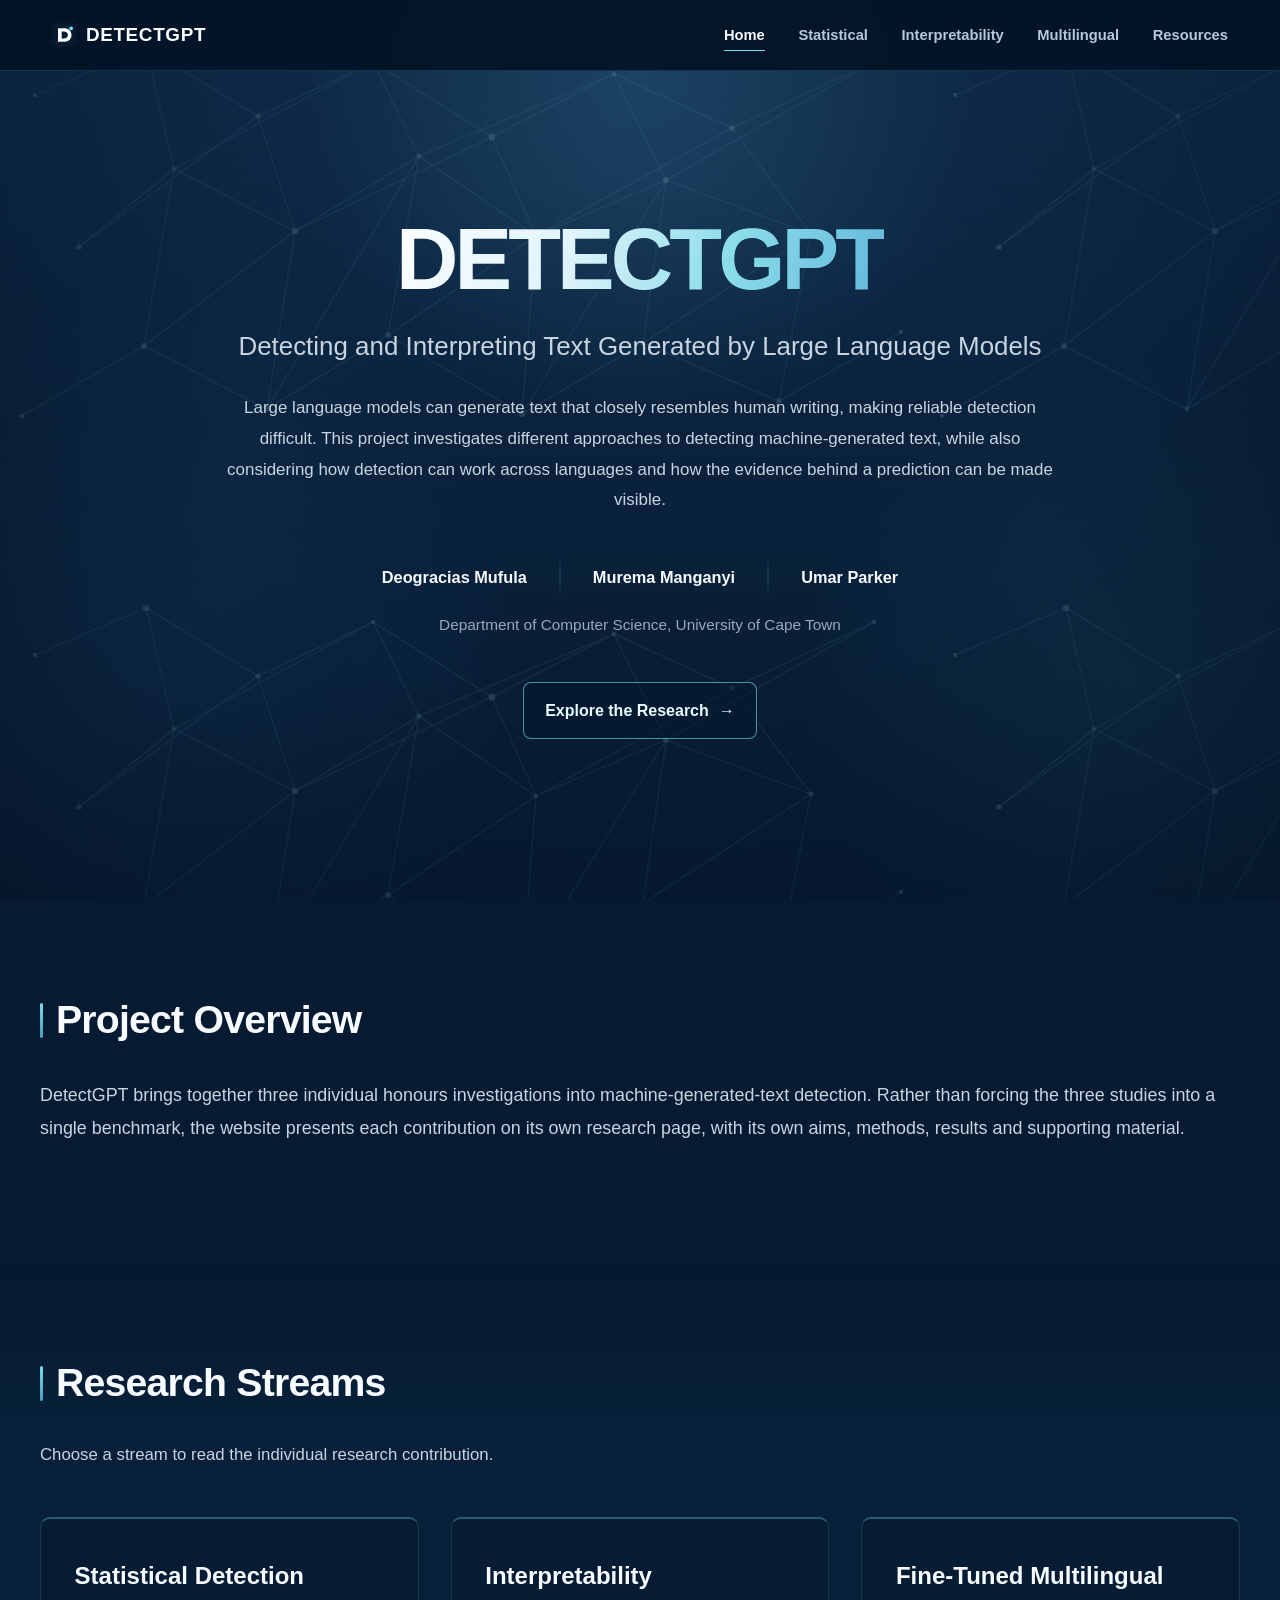
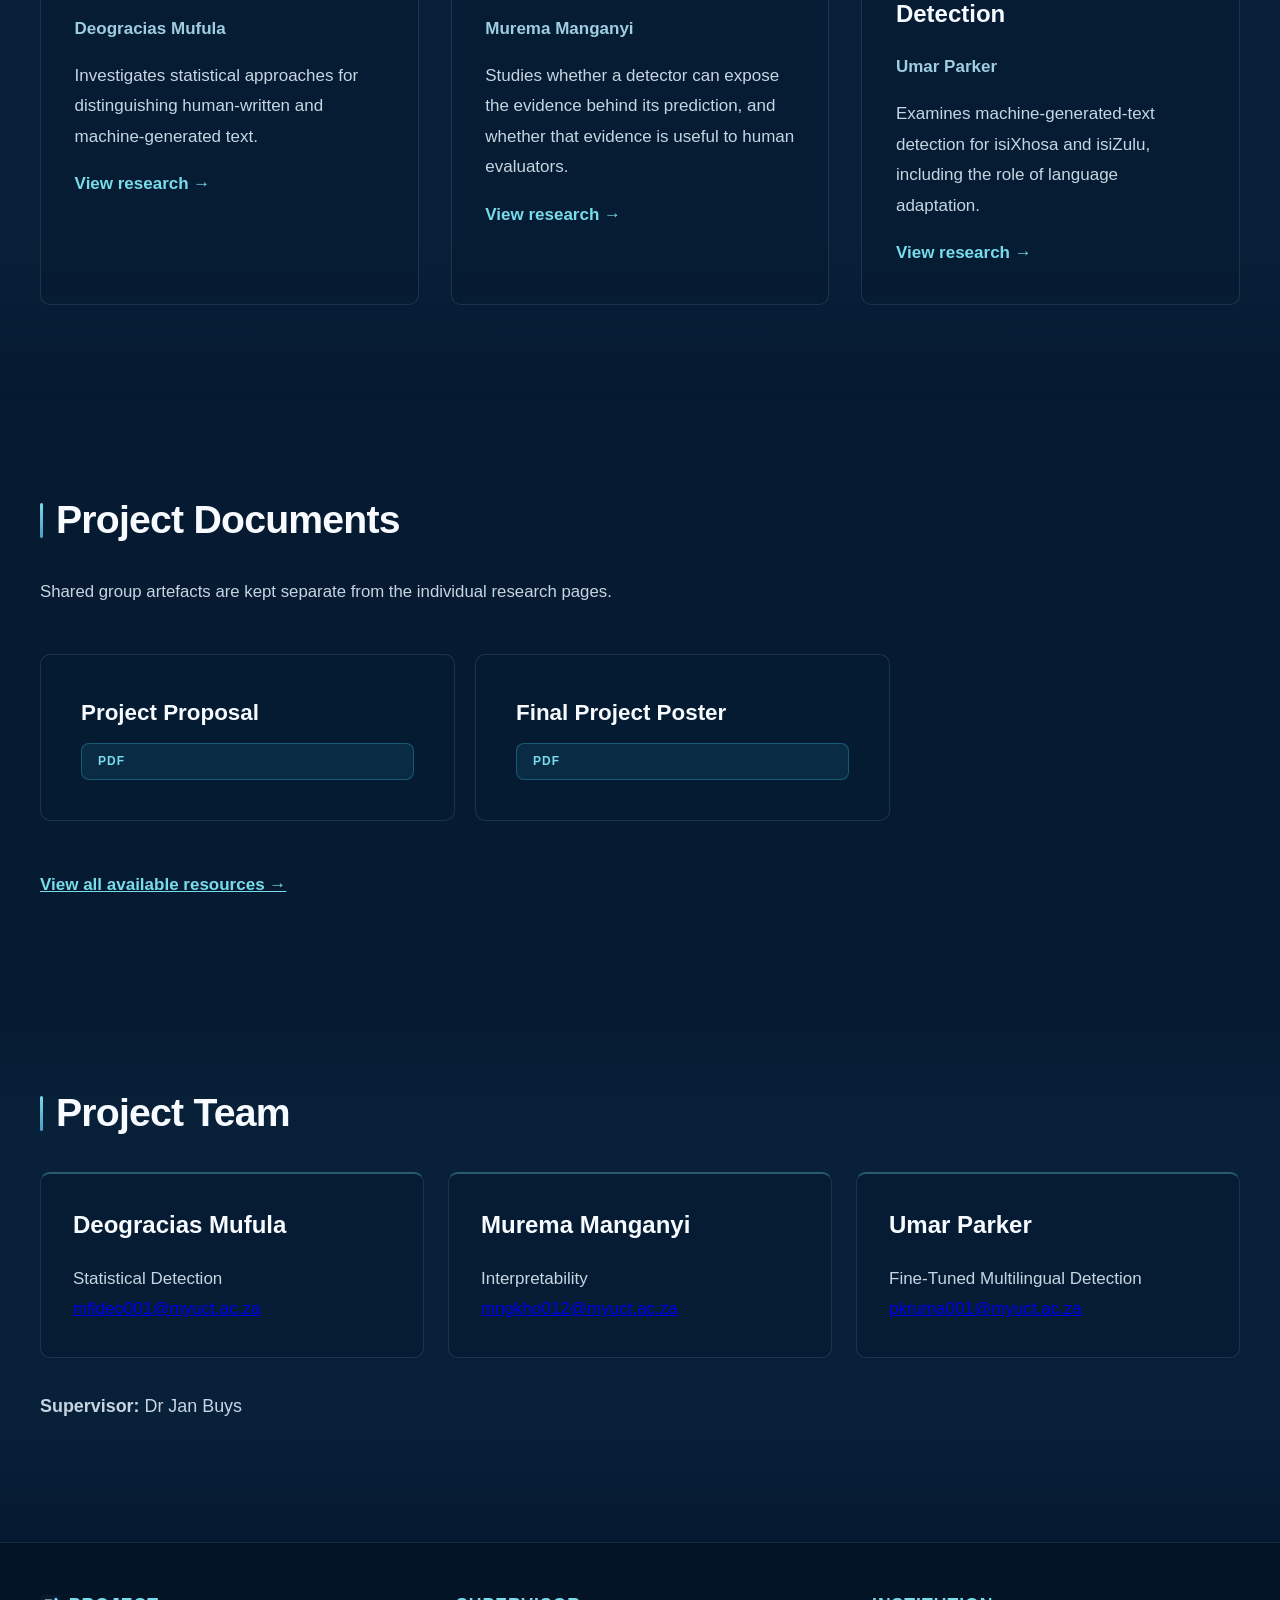
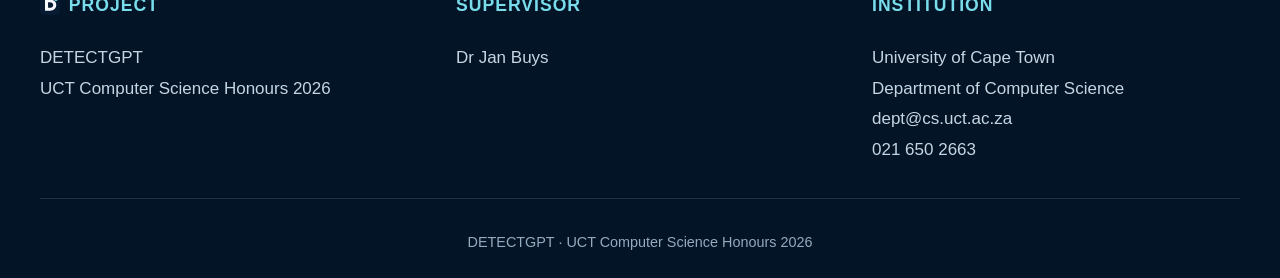
<file: index.html>
<!DOCTYPE html>

<html lang="en">
<head>
<meta charset="utf-8"/>
<meta content="width=device-width, initial-scale=1.0" name="viewport"/>
<meta content="DetectGPT is a 2026 UCT Computer Science Honours project on detecting and interpreting text generated by large language models." name="description"/>
<title>DETECTGPT | UCT Computer Science Honours 2026</title>
<link href="Images/favicon.svg" rel="icon" type="image/svg+xml"/>
<link href="css/style.css" rel="stylesheet"/>
</head>
<body>
<div aria-hidden="true" class="background-animation"></div>
<nav aria-label="Main navigation" id="main-nav"><div class="nav-container"><a class="nav-logo" href="index.html"><img class="brand-mark" src="Images/favicon.svg" alt="" aria-hidden="true"/><span>DETECTGPT</span></a><ul class="nav-links"><li><a aria-current="page" href="index.html">Home</a></li><li><a href="statistical.html">Statistical</a></li><li><a href="interpretability.html">Interpretability</a></li><li><a href="multilingual.html">Multilingual</a></li><li><a href="resources.html">Resources</a></li></ul></div></nav>
<div class="hero" id="top">
<div class="hero-content">
<h1 class="hero-title" data-text="DETECTGPT">DETECTGPT</h1>
<p class="hero-subtitle">Detecting and Interpreting Text Generated by Large Language Models</p>
<p class="hero-intro">Large language models can generate text that closely resembles human writing, making reliable detection difficult. This project investigates different approaches to detecting machine-generated text, while also considering how detection can work across languages and how the evidence behind a prediction can be made visible.</p>
<div class="hero-authors">
<div class="author-card"><div class="author-name">Deogracias Mufula</div></div>
<div class="author-divider"></div>
<div class="author-card"><div class="author-name">Murema Manganyi</div></div>
<div class="author-divider"></div>
<div class="author-card"><div class="author-name">Umar Parker</div></div>
</div>
<div class="hero-institution">Department of Computer Science, University of Cape Town</div>
<a class="cta-button" href="#research">Explore the Research <span aria-hidden="true">→</span></a>
</div>
</div>

<main>
<section class="content-section" id="overview">
<div class="section-container">
<div class="section-header">

<h2 class="section-title">Project Overview</h2>
</div>
<div class="content-text">
<p class="lead-text">DetectGPT brings together three individual honours investigations into machine-generated-text detection. Rather than forcing the three studies into a single benchmark, the website presents each contribution on its own research page, with its own aims, methods, results and supporting material.</p>
</div>
</div>
</section>
<section class="content-section alt-bg" id="research">
<div class="section-container">
<div class="section-header">

<h2 class="section-title">Research Streams</h2>
</div>
<p class="section-intro">Choose a stream to read the individual research contribution.</p>
<div class="stream-overview-grid">
<a class="stream-card-link" href="statistical.html">
<article class="feature-card-modern">
<h3>Statistical Detection</h3>
<p class="stream-owner">Deogracias Mufula</p>
<p>Investigates statistical approaches for distinguishing human-written and machine-generated text.</p>
<span class="stream-link">View research →</span>
</article>
</a>
<a class="stream-card-link" href="interpretability.html">
<article class="feature-card-modern">
<h3>Interpretability</h3>
<p class="stream-owner">Murema Manganyi</p>
<p>Studies whether a detector can expose the evidence behind its prediction, and whether that evidence is useful to human evaluators.</p>
<span class="stream-link">View research →</span>
</article>
</a>
<a class="stream-card-link" href="multilingual.html">
<article class="feature-card-modern">
<h3>Fine-Tuned Multilingual Detection</h3>
<p class="stream-owner">Umar Parker</p>
<p>Examines machine-generated-text detection for isiXhosa and isiZulu, including the role of language adaptation.</p>
<span class="stream-link">View research →</span>
</article>
</a>
</div>
</div>
</section>
<section class="content-section" id="documents">
<div class="section-container">
<div class="section-header">

<h2 class="section-title">Project Documents</h2>
</div>
<p class="section-intro">Shared group artefacts are kept separate from the individual research pages.</p>
<div class="group-docs">
<a class="deliverable-card" href="Docs/project-proposal.pdf">
<h3>Project Proposal</h3>
<span class="file-type">PDF</span>
</a>
<a class="deliverable-card" href="Docs/final-poster.pdf">
<h3>Final Project Poster</h3>
<span class="file-type">PDF</span>
</a>
</div>
<p style="margin-top:2rem"><a class="stream-link" href="resources.html">View all available resources →</a></p>
</div>
</section>
<section class="content-section alt-bg" id="team">
<div class="section-container">
<div class="section-header">

<h2 class="section-title">Project Team</h2>
</div>
<div class="compact-team">
<div class="feature-card-modern"><h3>Deogracias Mufula</h3><p>Statistical Detection</p><p><a href="mailto:mfldeo001@myuct.ac.za">mfldeo001@myuct.ac.za</a></p></div>
<div class="feature-card-modern"><h3>Murema Manganyi</h3><p>Interpretability</p><p><a href="mailto:mngkho012@myuct.ac.za">mngkho012@myuct.ac.za</a></p></div>
<div class="feature-card-modern"><h3>Umar Parker</h3><p>Fine-Tuned Multilingual Detection</p><p><a href="mailto:pkruma001@myuct.ac.za">pkruma001@myuct.ac.za</a></p></div>
</div>
<p class="lead-text" style="margin-top:2rem"><strong>Supervisor:</strong> Dr Jan Buys</p>
</div>
</section>
</main>
<footer>
<div class="footer-content">
<div class="footer-section"><h4 class="footer-brand"><img src="Images/favicon.svg" alt="" aria-hidden="true"/> Project</h4><p>DETECTGPT<br/>UCT Computer Science Honours 2026</p></div>
<div class="footer-section"><h4>Supervisor</h4><p>Dr Jan Buys</p></div>
<div class="footer-section"><h4>Institution</h4><p>University of Cape Town<br/>Department of Computer Science<br/><a href="mailto:dept@cs.uct.ac.za">dept@cs.uct.ac.za</a><br/>021 650 2663</p></div>
</div>
<div class="footer-bottom"><p>DETECTGPT · UCT Computer Science Honours 2026</p></div>
</footer>
</body>
</html>
</file>
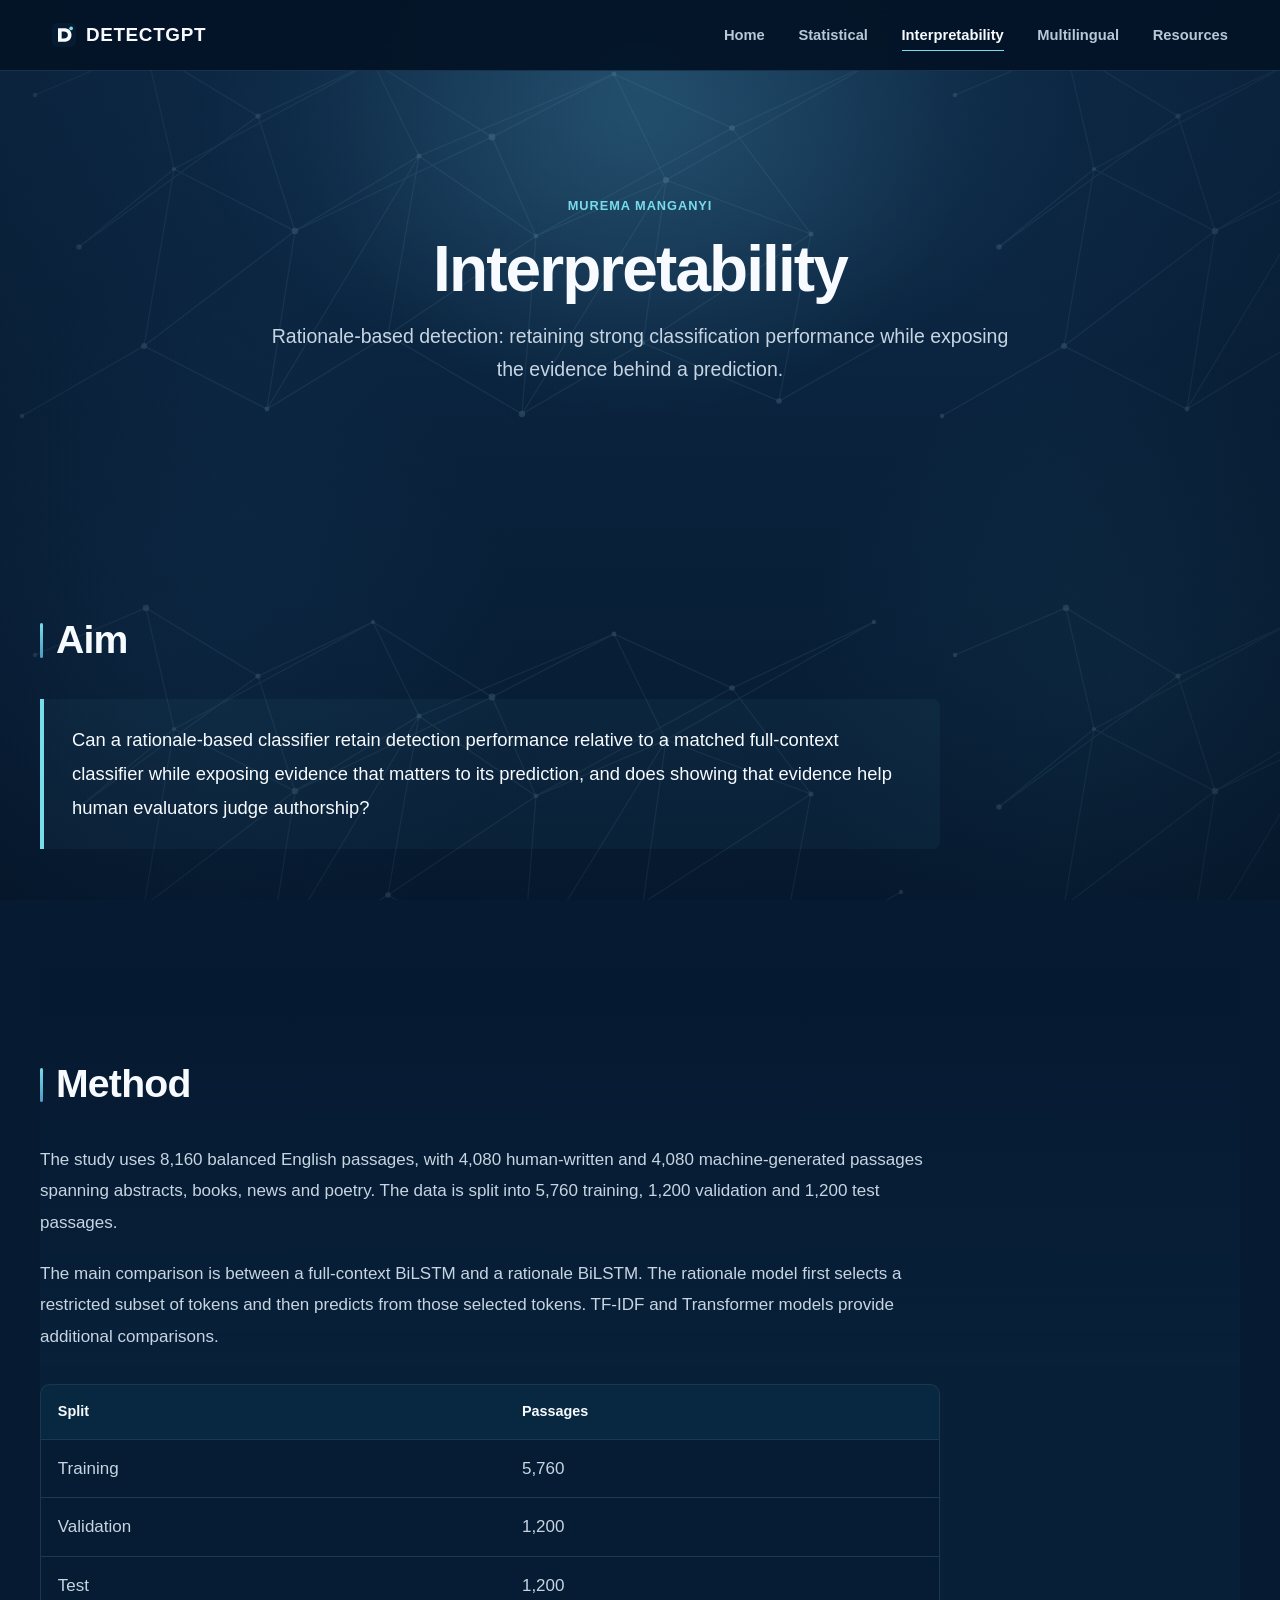
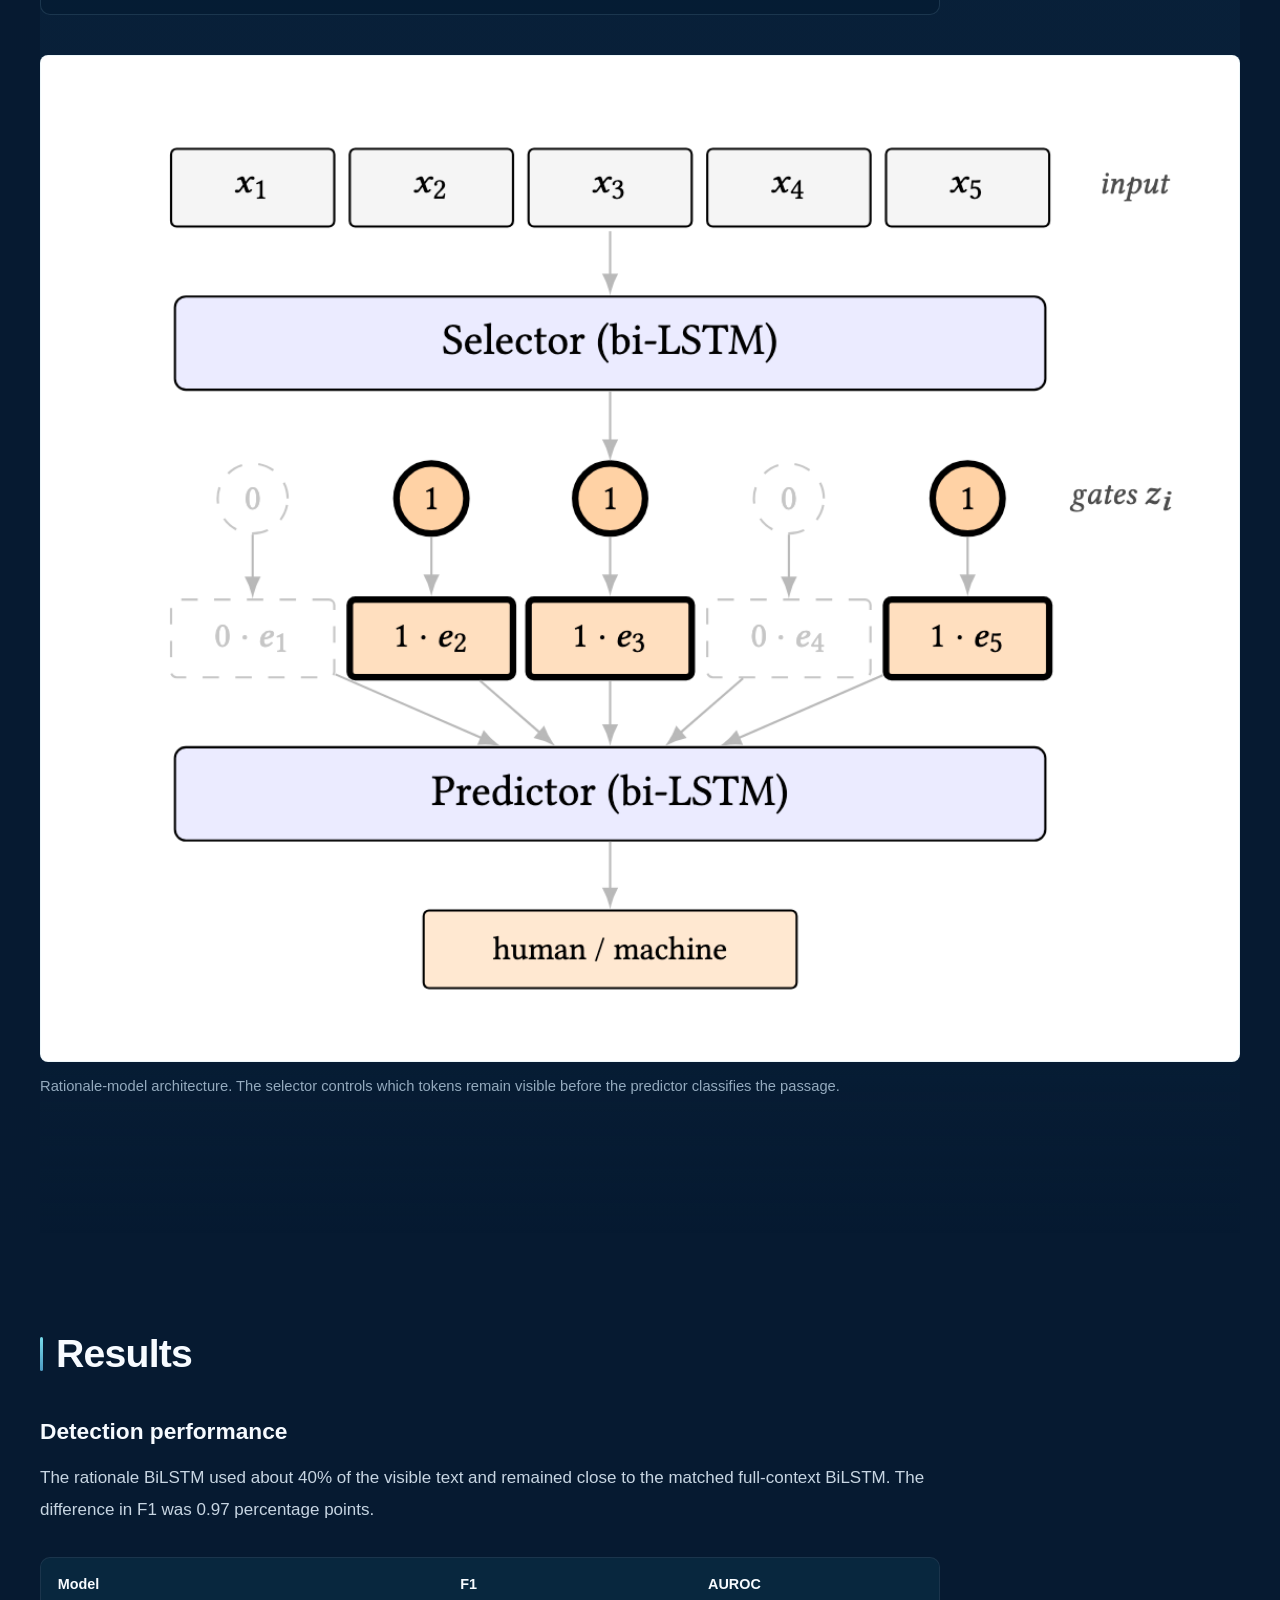
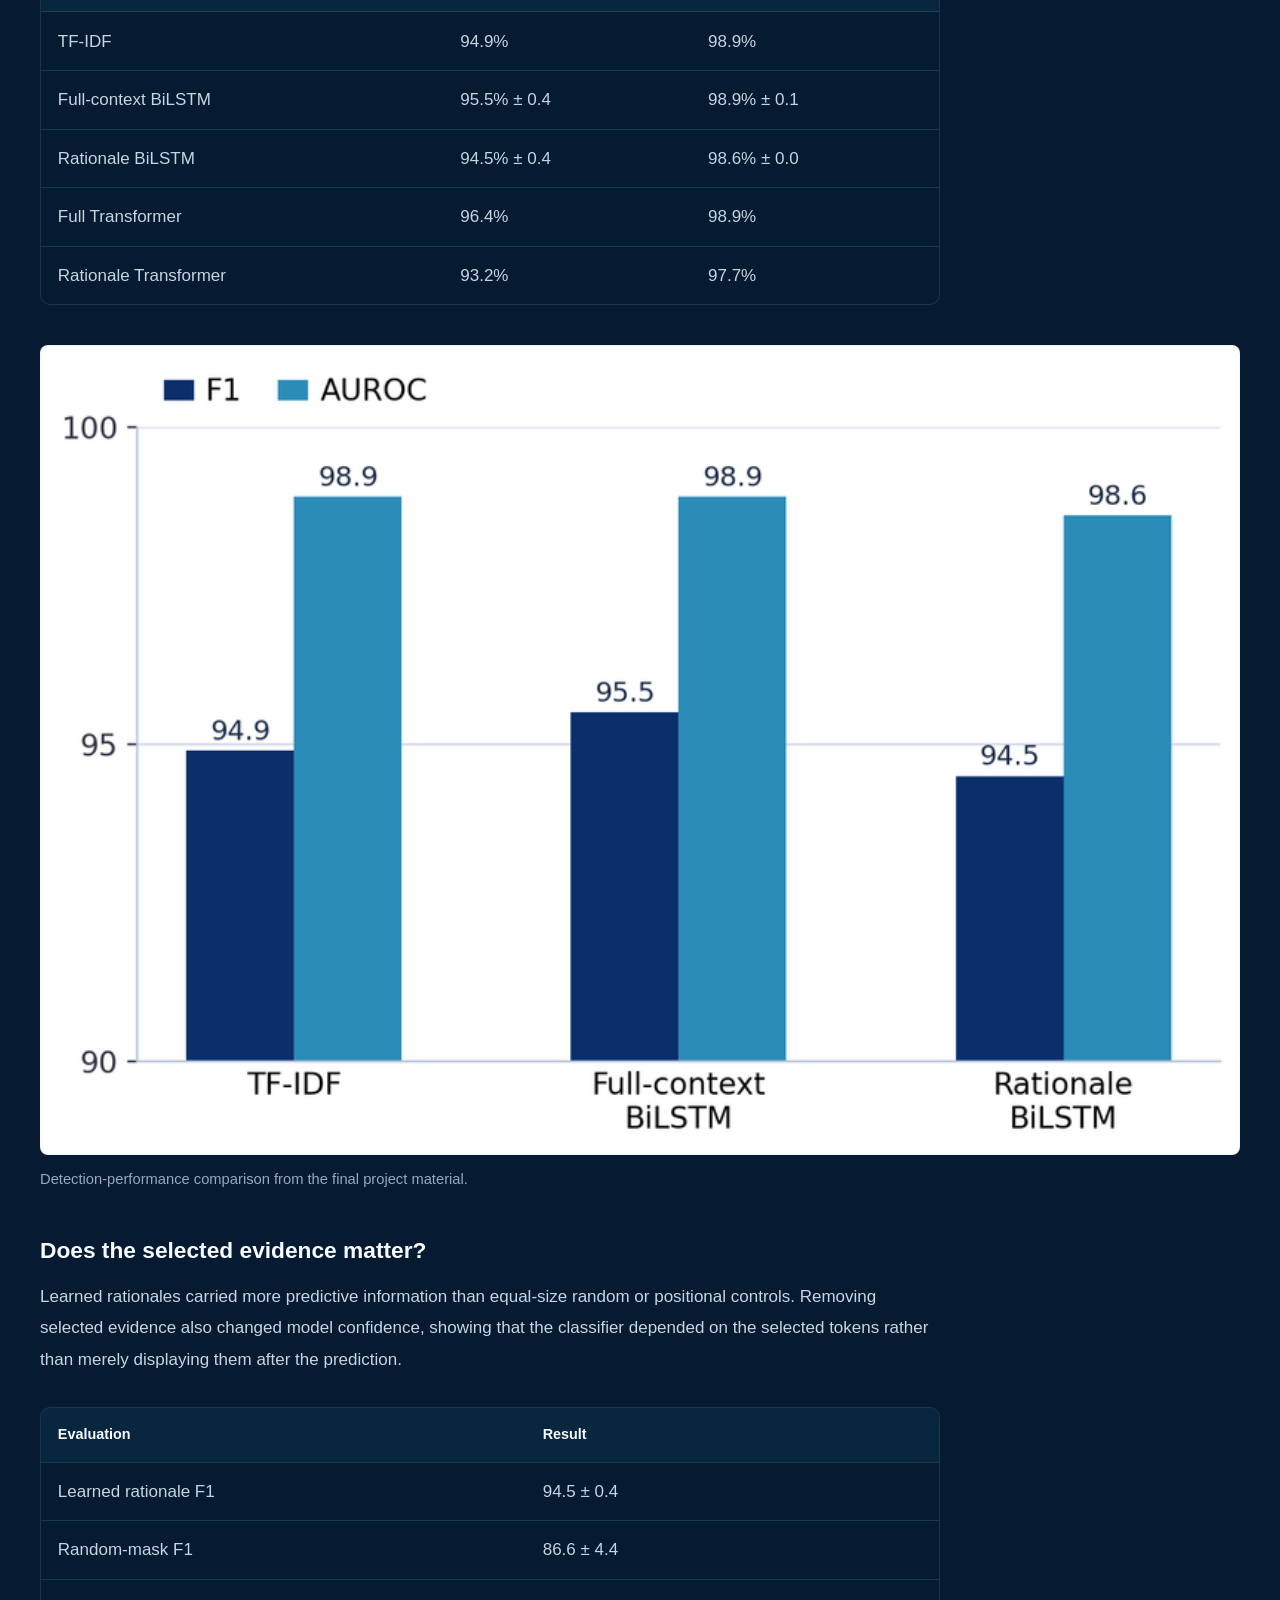
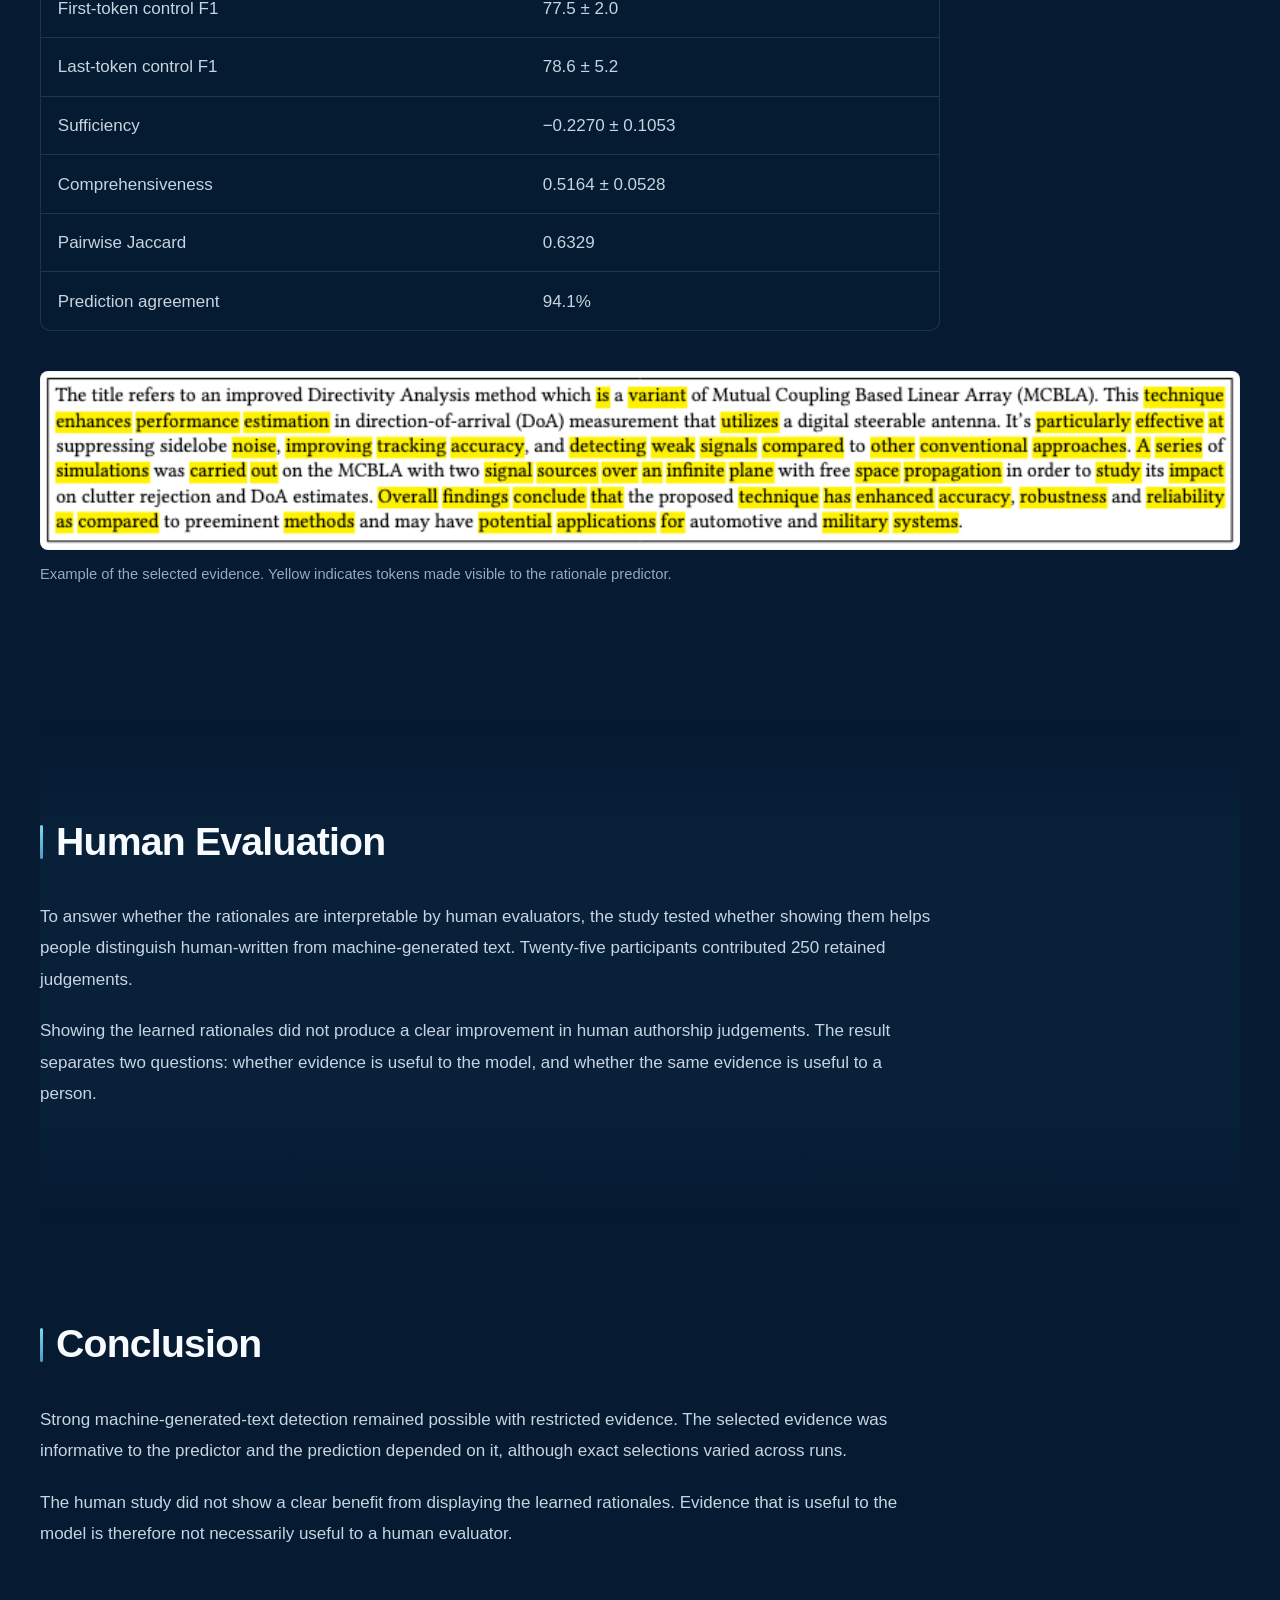
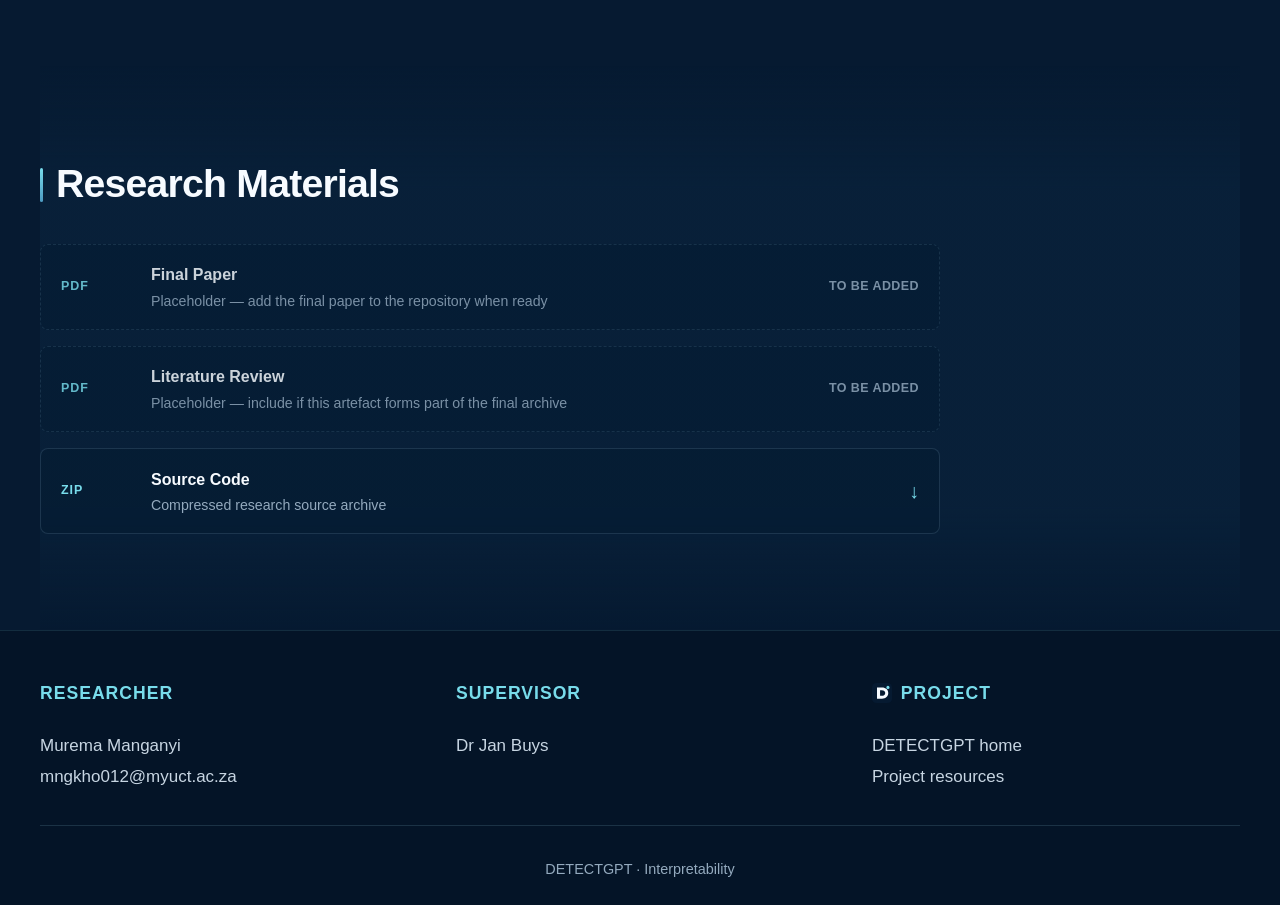
<file: interpretability.html>
<!DOCTYPE html>

<html lang="en">
<head>
<meta charset="utf-8"/>
<meta content="width=device-width, initial-scale=1.0" name="viewport"/>
<meta content="Interpretability research stream of the DetectGPT project." name="description"/>
<title>Interpretability | DETECTGPT</title>
<link href="Images/favicon.svg" rel="icon" type="image/svg+xml"/>
<link href="css/style.css" rel="stylesheet"/>
</head>
<body>
<div aria-hidden="true" class="background-animation"></div>
<nav aria-label="Main navigation" id="main-nav"><div class="nav-container"><a class="nav-logo" href="index.html"><img class="brand-mark" src="Images/favicon.svg" alt="" aria-hidden="true"/><span>DETECTGPT</span></a><ul class="nav-links"><li><a href="index.html">Home</a></li><li><a href="statistical.html">Statistical</a></li><li><a aria-current="page" href="interpretability.html">Interpretability</a></li><li><a href="multilingual.html">Multilingual</a></li><li><a href="resources.html">Resources</a></li></ul></div></nav>
<header class="page-hero">
<div class="page-hero-content">
<p class="page-kicker">Murema Manganyi</p>
<h1 class="page-title">Interpretability</h1>
<p class="page-subtitle">Rationale-based detection: retaining strong classification performance while exposing the evidence behind a prediction.</p>
</div>
</header>

<main class="article-shell">
<section class="content-section" id="aim">
<div class="section-container">
<div class="section-header"><h2 class="section-title">Aim</h2></div>
<div class="article-copy">
<p class="research-question">Can a rationale-based classifier retain detection performance relative to a matched full-context classifier while exposing evidence that matters to its prediction, and does showing that evidence help human evaluators judge authorship?</p>
</div>
</div>
</section>
<section class="content-section alt-bg" id="method">
<div class="section-container">
<div class="section-header"><h2 class="section-title">Method</h2></div>
<div class="article-copy">
<p>The study uses 8,160 balanced English passages, with 4,080 human-written and 4,080 machine-generated passages spanning abstracts, books, news and poetry. The data is split into 5,760 training, 1,200 validation and 1,200 test passages.</p>
<p>The main comparison is between a full-context BiLSTM and a rationale BiLSTM. The rationale model first selects a restricted subset of tokens and then predicts from those selected tokens. TF-IDF and Transformer models provide additional comparisons.</p>
<div class="data-table-wrap">
<table>
<thead><tr><th>Split</th><th>Passages</th></tr></thead>
<tbody><tr><td>Training</td><td>5,760</td></tr><tr><td>Validation</td><td>1,200</td></tr><tr><td>Test</td><td>1,200</td></tr></tbody>
</table>
</div>
</div>
<figure class="figure-block">
<img alt="Rationale selector and predictor architecture" src="Images/interpretability-architecture.png"/>
<figcaption>Rationale-model architecture. The selector controls which tokens remain visible before the predictor classifies the passage.</figcaption>
</figure>
</div>
</section>
<section class="content-section" id="results">
<div class="section-container">
<div class="section-header"><h2 class="section-title">Results</h2></div>
<div class="article-copy">
<h3>Detection performance</h3>
<p>The rationale BiLSTM used about 40% of the visible text and remained close to the matched full-context BiLSTM. The difference in F1 was 0.97 percentage points.</p>
<div class="data-table-wrap">
<table>
<thead><tr><th>Model</th><th>F1</th><th>AUROC</th></tr></thead>
<tbody>
<tr><td>TF-IDF</td><td>94.9%</td><td>98.9%</td></tr>
<tr><td>Full-context BiLSTM</td><td>95.5% ± 0.4</td><td>98.9% ± 0.1</td></tr>
<tr><td>Rationale BiLSTM</td><td>94.5% ± 0.4</td><td>98.6% ± 0.0</td></tr>
<tr><td>Full Transformer</td><td>96.4%</td><td>98.9%</td></tr>
<tr><td>Rationale Transformer</td><td>93.2%</td><td>97.7%</td></tr>
</tbody>
</table>
</div>
</div>
<figure class="figure-block">
<img alt="Performance comparison for TF-IDF, full-context BiLSTM and rationale BiLSTM" src="Images/interpretability-performance.png"/>
<figcaption>Detection-performance comparison from the final project material.</figcaption>
</figure>
<div class="article-copy">
<h3>Does the selected evidence matter?</h3>
<p>Learned rationales carried more predictive information than equal-size random or positional controls. Removing selected evidence also changed model confidence, showing that the classifier depended on the selected tokens rather than merely displaying them after the prediction.</p>
<div class="data-table-wrap">
<table>
<thead><tr><th>Evaluation</th><th>Result</th></tr></thead>
<tbody>
<tr><td>Learned rationale F1</td><td>94.5 ± 0.4</td></tr>
<tr><td>Random-mask F1</td><td>86.6 ± 4.4</td></tr>
<tr><td>First-token control F1</td><td>77.5 ± 2.0</td></tr>
<tr><td>Last-token control F1</td><td>78.6 ± 5.2</td></tr>
<tr><td>Sufficiency</td><td>−0.2270 ± 0.1053</td></tr>
<tr><td>Comprehensiveness</td><td>0.5164 ± 0.0528</td></tr>
<tr><td>Pairwise Jaccard</td><td>0.6329</td></tr>
<tr><td>Prediction agreement</td><td>94.1%</td></tr>
</tbody>
</table>
</div>
</div>
<figure class="figure-block">
<img alt="Machine-written passage with model-selected evidence highlighted in yellow" src="Images/interpretability-rationale.png"/>
<figcaption>Example of the selected evidence. Yellow indicates tokens made visible to the rationale predictor.</figcaption>
</figure>
</div>
</section>
<section class="content-section alt-bg" id="human">
<div class="section-container">
<div class="section-header"><h2 class="section-title">Human Evaluation</h2></div>
<div class="article-copy">
<p>To answer whether the rationales are interpretable by human evaluators, the study tested whether showing them helps people distinguish human-written from machine-generated text. Twenty-five participants contributed 250 retained judgements.</p>
<p>Showing the learned rationales did not produce a clear improvement in human authorship judgements. The result separates two questions: whether evidence is useful to the model, and whether the same evidence is useful to a person.</p>
</div>
</div>
</section>
<section class="content-section" id="conclusion">
<div class="section-container">
<div class="section-header"><h2 class="section-title">Conclusion</h2></div>
<div class="article-copy">
<p>Strong machine-generated-text detection remained possible with restricted evidence. The selected evidence was informative to the predictor and the prediction depended on it, although exact selections varied across runs.</p>
<p>The human study did not show a clear benefit from displaying the learned rationales. Evidence that is useful to the model is therefore not necessarily useful to a human evaluator.</p>
</div>
</div>
</section>
<section class="content-section alt-bg" id="materials">
<div class="section-container">
<div class="section-header"><h2 class="section-title">Research Materials</h2></div>
<div class="resource-stack">
<div class="resource-row resource-placeholder" data-future-path="Docs/interpretability-final-paper.pdf"><span class="resource-type">PDF</span><span><strong>Final Paper</strong><small>Placeholder — add the final paper to the repository when ready</small></span><span class="resource-status">To be added</span></div>
<div class="resource-row resource-placeholder" data-future-path="Docs/interpretability-literature-review.pdf"><span class="resource-type">PDF</span><span><strong>Literature Review</strong><small>Placeholder — include if this artefact forms part of the final archive</small></span><span class="resource-status">To be added</span></div>
<a class="resource-row" download="" href="Docs/interpretability-source.zip"><span class="resource-type">ZIP</span><span><strong>Source Code</strong><small>Compressed research source archive</small></span><span class="resource-arrow">↓</span></a>
</div>
</div>
</section>
</main>
<footer><div class="footer-content"><div class="footer-section"><h4>Researcher</h4><p>Murema Manganyi<br/><a href="mailto:mngkho012@myuct.ac.za">mngkho012@myuct.ac.za</a></p></div><div class="footer-section"><h4>Supervisor</h4><p>Dr Jan Buys</p></div><div class="footer-section"><h4 class="footer-brand"><img src="Images/favicon.svg" alt="" aria-hidden="true"/> Project</h4><p><a href="index.html">DETECTGPT home</a><br/><a href="resources.html">Project resources</a></p></div></div><div class="footer-bottom"><p>DETECTGPT · Interpretability</p></div></footer>
</body>
</html>
</file>
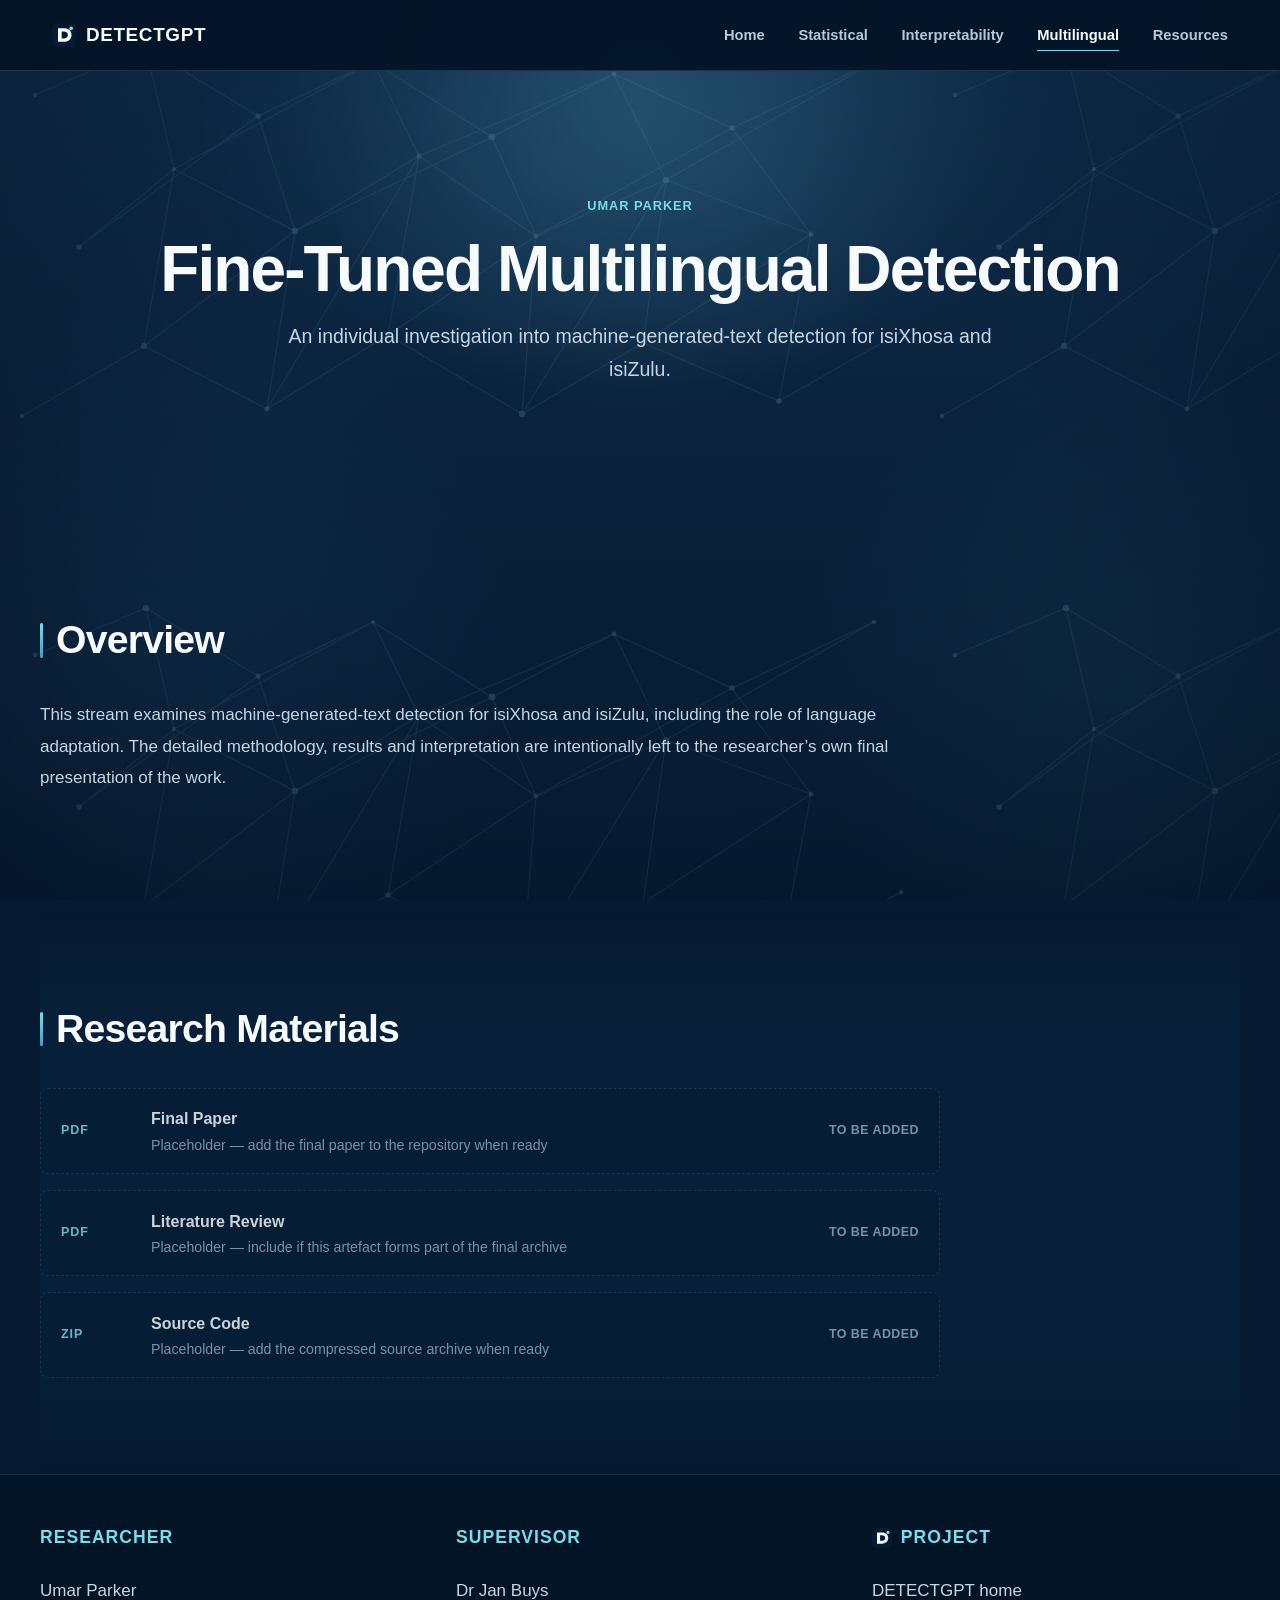
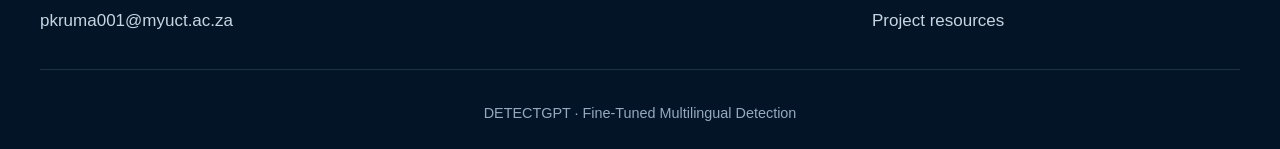
<file: multilingual.html>
<!DOCTYPE html>

<html lang="en">
<head>
<meta charset="utf-8"/><meta content="width=device-width, initial-scale=1.0" name="viewport"/>
<meta content="Fine-Tuned Multilingual Detection research stream of the DetectGPT project." name="description"/>
<title>Fine-Tuned Multilingual Detection | DETECTGPT</title><link href="Images/favicon.svg" rel="icon" type="image/svg+xml"/>
<link href="css/style.css" rel="stylesheet"/>
</head>
<body>
<div aria-hidden="true" class="background-animation"></div>
<nav aria-label="Main navigation" id="main-nav"><div class="nav-container"><a class="nav-logo" href="index.html"><img class="brand-mark" src="Images/favicon.svg" alt="" aria-hidden="true"/><span>DETECTGPT</span></a><ul class="nav-links"><li><a href="index.html">Home</a></li><li><a href="statistical.html">Statistical</a></li><li><a href="interpretability.html">Interpretability</a></li><li><a aria-current="page" href="multilingual.html">Multilingual</a></li><li><a href="resources.html">Resources</a></li></ul></div></nav>
<header class="page-hero"><div class="page-hero-content"><p class="page-kicker">Umar Parker</p><h1 class="page-title">Fine-Tuned Multilingual Detection</h1><p class="page-subtitle">An individual investigation into machine-generated-text detection for isiXhosa and isiZulu.</p></div></header>

<main class="article-shell">
<section class="content-section"><div class="section-container"><div class="section-header"><h2 class="section-title">Overview</h2></div><div class="article-copy placeholder-copy"><p>This stream examines machine-generated-text detection for isiXhosa and isiZulu, including the role of language adaptation. The detailed methodology, results and interpretation are intentionally left to the researcher’s own final presentation of the work.</p></div></div></section>
<section class="content-section alt-bg"><div class="section-container"><div class="section-header"><h2 class="section-title">Research Materials</h2></div><div class="resource-stack">
<div class="resource-row resource-placeholder" data-future-path="Docs/multilingual-final-paper.pdf"><span class="resource-type">PDF</span><span><strong>Final Paper</strong><small>Placeholder — add the final paper to the repository when ready</small></span><span class="resource-status">To be added</span></div>
<div class="resource-row resource-placeholder" data-future-path="Docs/multilingual-literature-review.pdf"><span class="resource-type">PDF</span><span><strong>Literature Review</strong><small>Placeholder — include if this artefact forms part of the final archive</small></span><span class="resource-status">To be added</span></div>
<div class="resource-row resource-placeholder" data-future-path="Docs/multilingual-source.zip"><span class="resource-type">ZIP</span><span><strong>Source Code</strong><small>Placeholder — add the compressed source archive when ready</small></span><span class="resource-status">To be added</span></div>
</div></div></section>
</main>
<footer><div class="footer-content"><div class="footer-section"><h4>Researcher</h4><p>Umar Parker<br/><a href="mailto:pkruma001@myuct.ac.za">pkruma001@myuct.ac.za</a></p></div><div class="footer-section"><h4>Supervisor</h4><p>Dr Jan Buys</p></div><div class="footer-section"><h4 class="footer-brand"><img src="Images/favicon.svg" alt="" aria-hidden="true"/> Project</h4><p><a href="index.html">DETECTGPT home</a><br/><a href="resources.html">Project resources</a></p></div></div><div class="footer-bottom"><p>DETECTGPT · Fine-Tuned Multilingual Detection</p></div></footer>
</body></html>
</file>
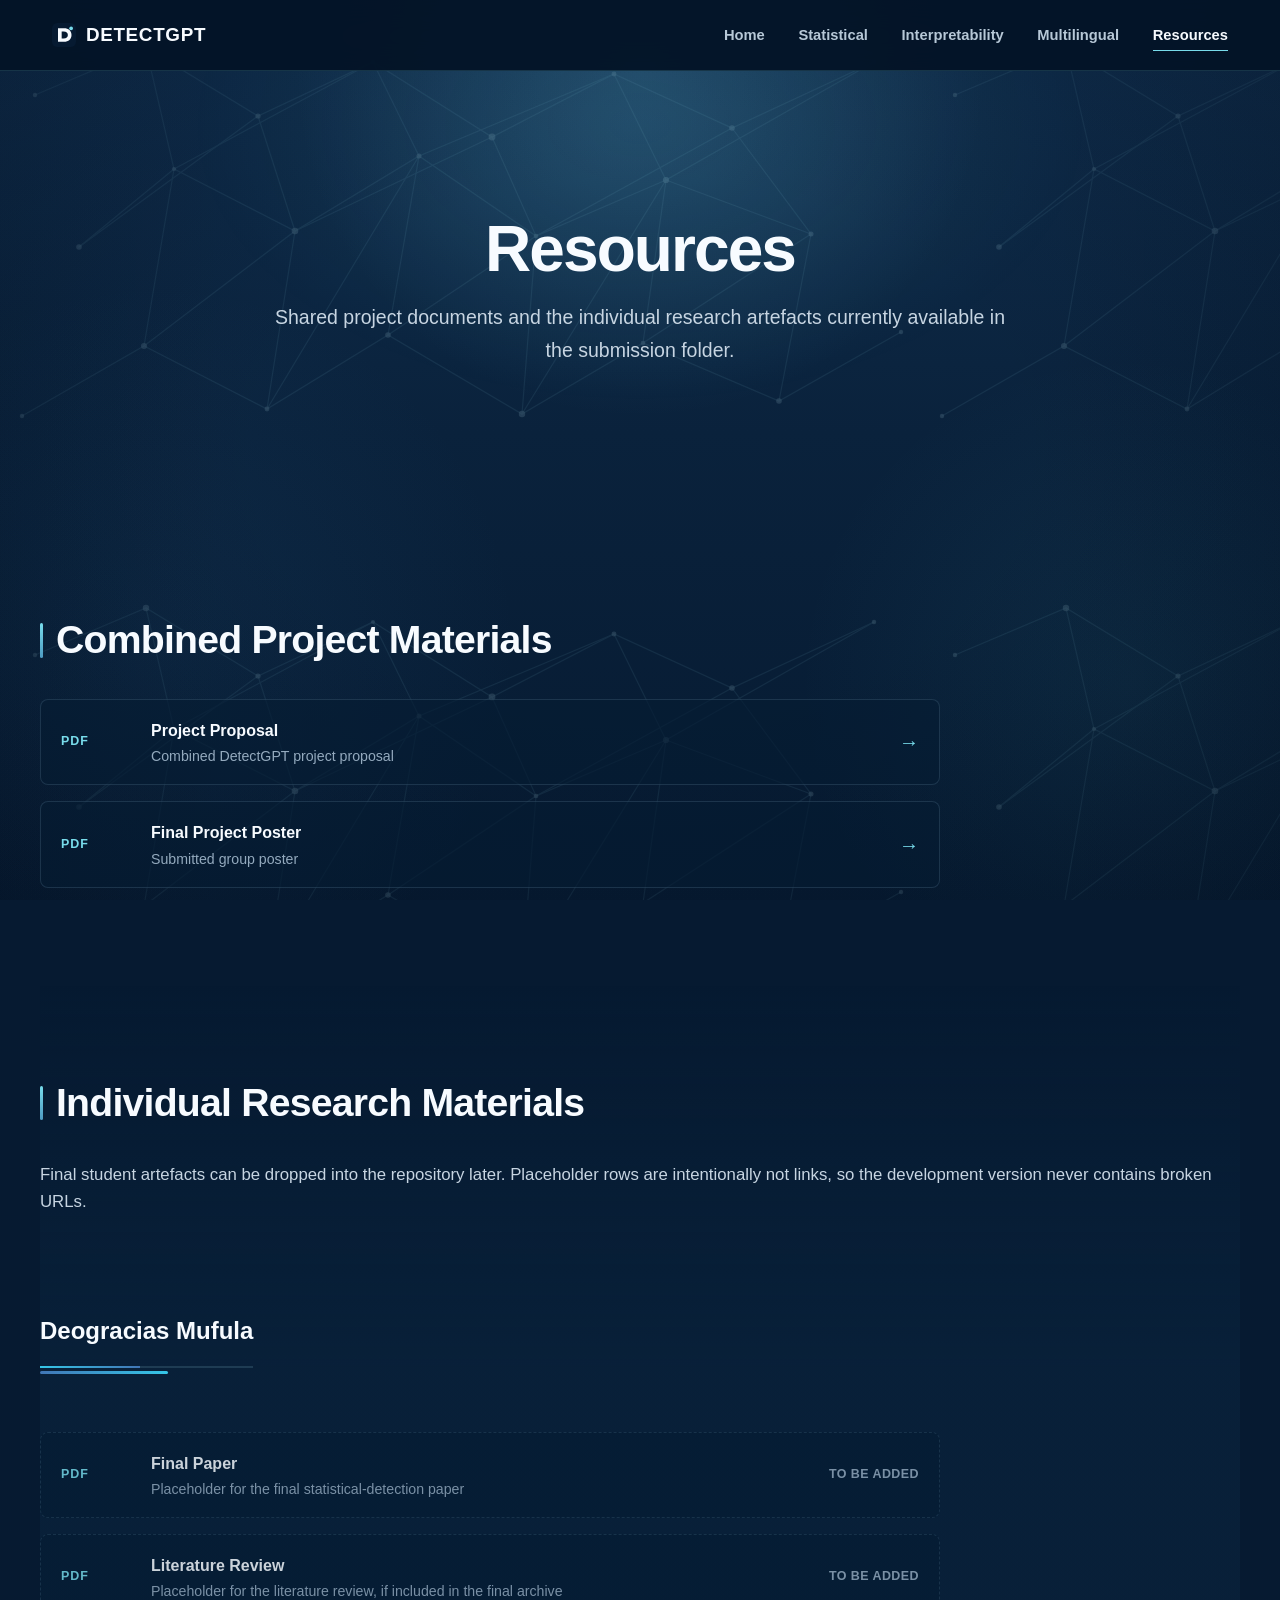
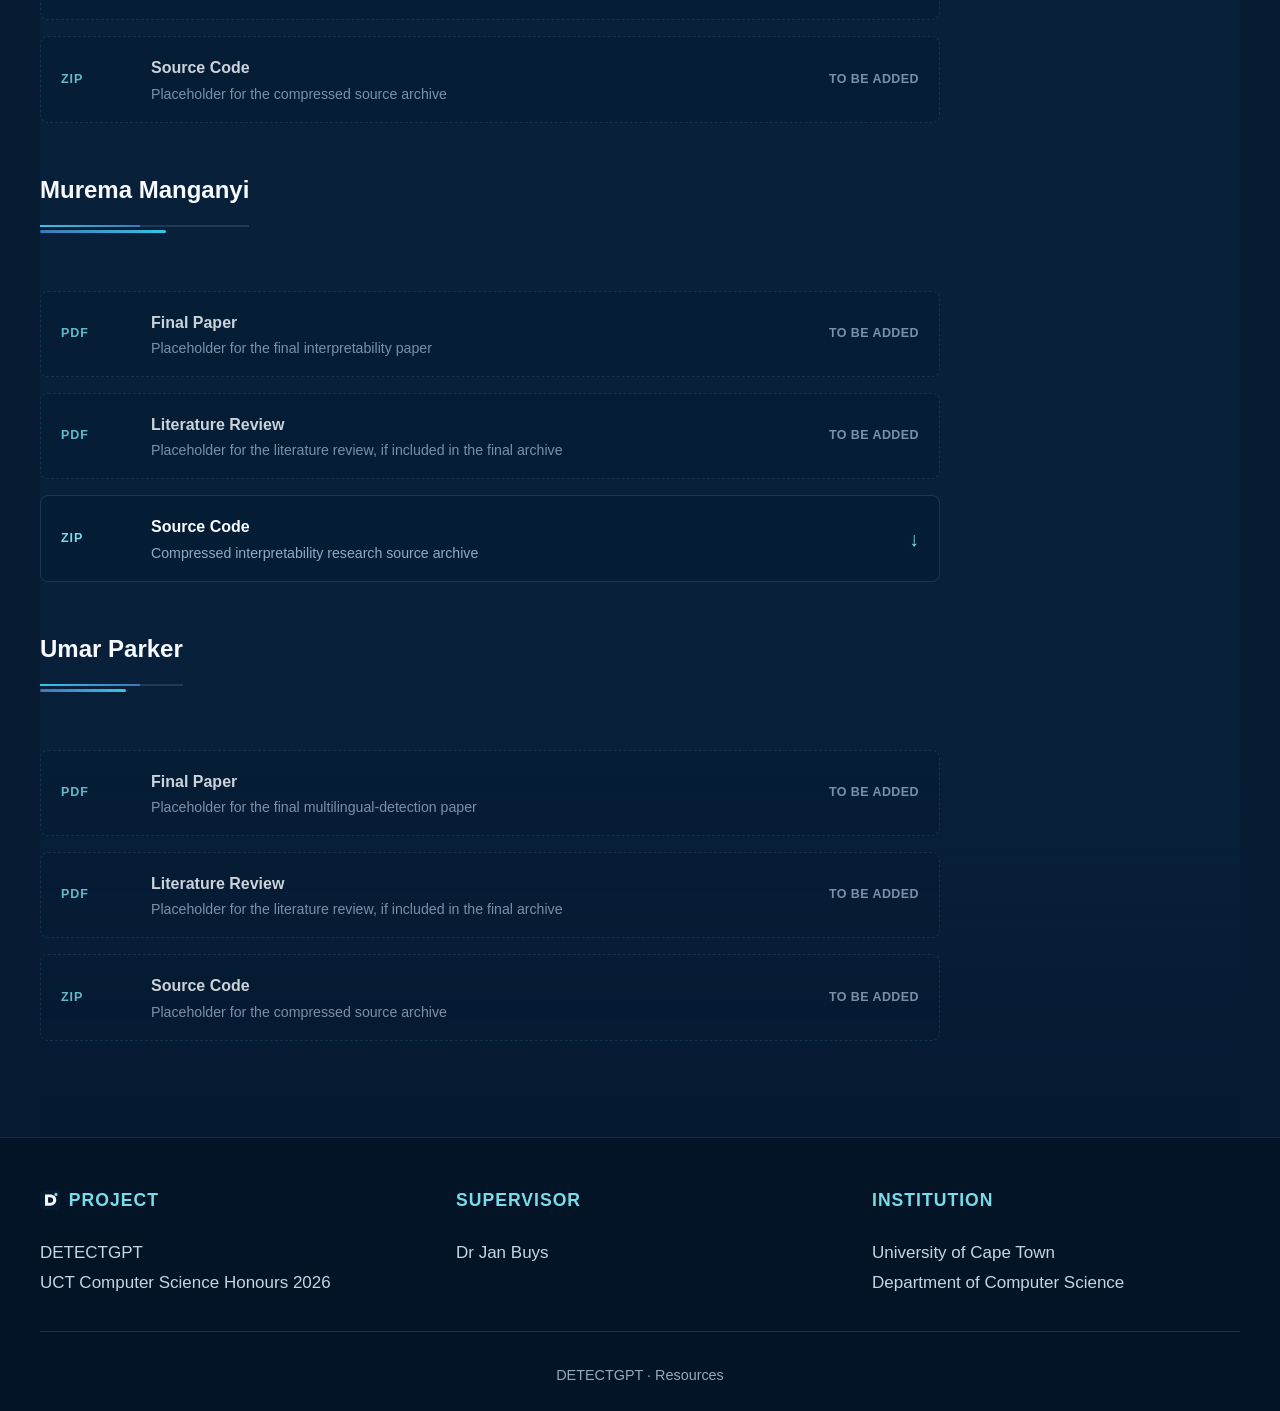
<file: resources.html>
<!DOCTYPE html>

<html lang="en">
<head>
<meta charset="utf-8"/><meta content="width=device-width, initial-scale=1.0" name="viewport"/>
<meta content="Project resources for DetectGPT." name="description"/>
<title>Resources | DETECTGPT</title><link href="Images/favicon.svg" rel="icon" type="image/svg+xml"/>
<link href="css/style.css" rel="stylesheet"/>
</head>
<body>
<div aria-hidden="true" class="background-animation"></div>
<nav aria-label="Main navigation" id="main-nav"><div class="nav-container"><a class="nav-logo" href="index.html"><img class="brand-mark" src="Images/favicon.svg" alt="" aria-hidden="true"/><span>DETECTGPT</span></a><ul class="nav-links"><li><a href="index.html">Home</a></li><li><a href="statistical.html">Statistical</a></li><li><a href="interpretability.html">Interpretability</a></li><li><a href="multilingual.html">Multilingual</a></li><li><a aria-current="page" href="resources.html">Resources</a></li></ul></div></nav>
<header class="page-hero"><div class="page-hero-content"><h1 class="page-title">Resources</h1><p class="page-subtitle">Shared project documents and the individual research artefacts currently available in the submission folder.</p></div></header>

<main class="article-shell">
<section class="content-section"><div class="section-container"><div class="section-header"><h2 class="section-title">Combined Project Materials</h2></div><div class="resource-stack"><a class="resource-row" href="Docs/project-proposal.pdf"><span class="resource-type">PDF</span><span><strong>Project Proposal</strong><small>Combined DetectGPT project proposal</small></span><span class="resource-arrow">→</span></a><a class="resource-row" href="Docs/final-poster.pdf"><span class="resource-type">PDF</span><span><strong>Final Project Poster</strong><small>Submitted group poster</small></span><span class="resource-arrow">→</span></a></div></div></section>
<section class="content-section alt-bg"><div class="section-container"><div class="section-header"><h2 class="section-title">Individual Research Materials</h2></div>
<p class="section-intro">Final student artefacts can be dropped into the repository later. Placeholder rows are intentionally not links, so the development version never contains broken URLs.</p>
<h3 class="subsection-author" style="margin-top:3rem">Deogracias Mufula</h3>
<div class="resource-stack">
<div class="resource-row resource-placeholder" data-future-path="Docs/statistical-final-paper.pdf"><span class="resource-type">PDF</span><span><strong>Final Paper</strong><small>Placeholder for the final statistical-detection paper</small></span><span class="resource-status">To be added</span></div>
<div class="resource-row resource-placeholder" data-future-path="Docs/statistical-literature-review.pdf"><span class="resource-type">PDF</span><span><strong>Literature Review</strong><small>Placeholder for the literature review, if included in the final archive</small></span><span class="resource-status">To be added</span></div>
<div class="resource-row resource-placeholder" data-future-path="Docs/statistical-source.zip"><span class="resource-type">ZIP</span><span><strong>Source Code</strong><small>Placeholder for the compressed source archive</small></span><span class="resource-status">To be added</span></div>
</div>
<h3 class="subsection-author" style="margin-top:3rem">Murema Manganyi</h3>
<div class="resource-stack">
<div class="resource-row resource-placeholder" data-future-path="Docs/interpretability-final-paper.pdf"><span class="resource-type">PDF</span><span><strong>Final Paper</strong><small>Placeholder for the final interpretability paper</small></span><span class="resource-status">To be added</span></div>
<div class="resource-row resource-placeholder" data-future-path="Docs/interpretability-literature-review.pdf"><span class="resource-type">PDF</span><span><strong>Literature Review</strong><small>Placeholder for the literature review, if included in the final archive</small></span><span class="resource-status">To be added</span></div>
<a class="resource-row" download="" href="Docs/interpretability-source.zip"><span class="resource-type">ZIP</span><span><strong>Source Code</strong><small>Compressed interpretability research source archive</small></span><span class="resource-arrow">↓</span></a>
</div>
<h3 class="subsection-author" style="margin-top:3rem">Umar Parker</h3>
<div class="resource-stack">
<div class="resource-row resource-placeholder" data-future-path="Docs/multilingual-final-paper.pdf"><span class="resource-type">PDF</span><span><strong>Final Paper</strong><small>Placeholder for the final multilingual-detection paper</small></span><span class="resource-status">To be added</span></div>
<div class="resource-row resource-placeholder" data-future-path="Docs/multilingual-literature-review.pdf"><span class="resource-type">PDF</span><span><strong>Literature Review</strong><small>Placeholder for the literature review, if included in the final archive</small></span><span class="resource-status">To be added</span></div>
<div class="resource-row resource-placeholder" data-future-path="Docs/multilingual-source.zip"><span class="resource-type">ZIP</span><span><strong>Source Code</strong><small>Placeholder for the compressed source archive</small></span><span class="resource-status">To be added</span></div>
</div>
</div></section>
</main>
<footer><div class="footer-content"><div class="footer-section"><h4 class="footer-brand"><img src="Images/favicon.svg" alt="" aria-hidden="true"/> Project</h4><p>DETECTGPT<br/>UCT Computer Science Honours 2026</p></div><div class="footer-section"><h4>Supervisor</h4><p>Dr Jan Buys</p></div><div class="footer-section"><h4>Institution</h4><p>University of Cape Town<br/>Department of Computer Science</p></div></div><div class="footer-bottom"><p>DETECTGPT · Resources</p></div></footer>
</body></html>
</file>
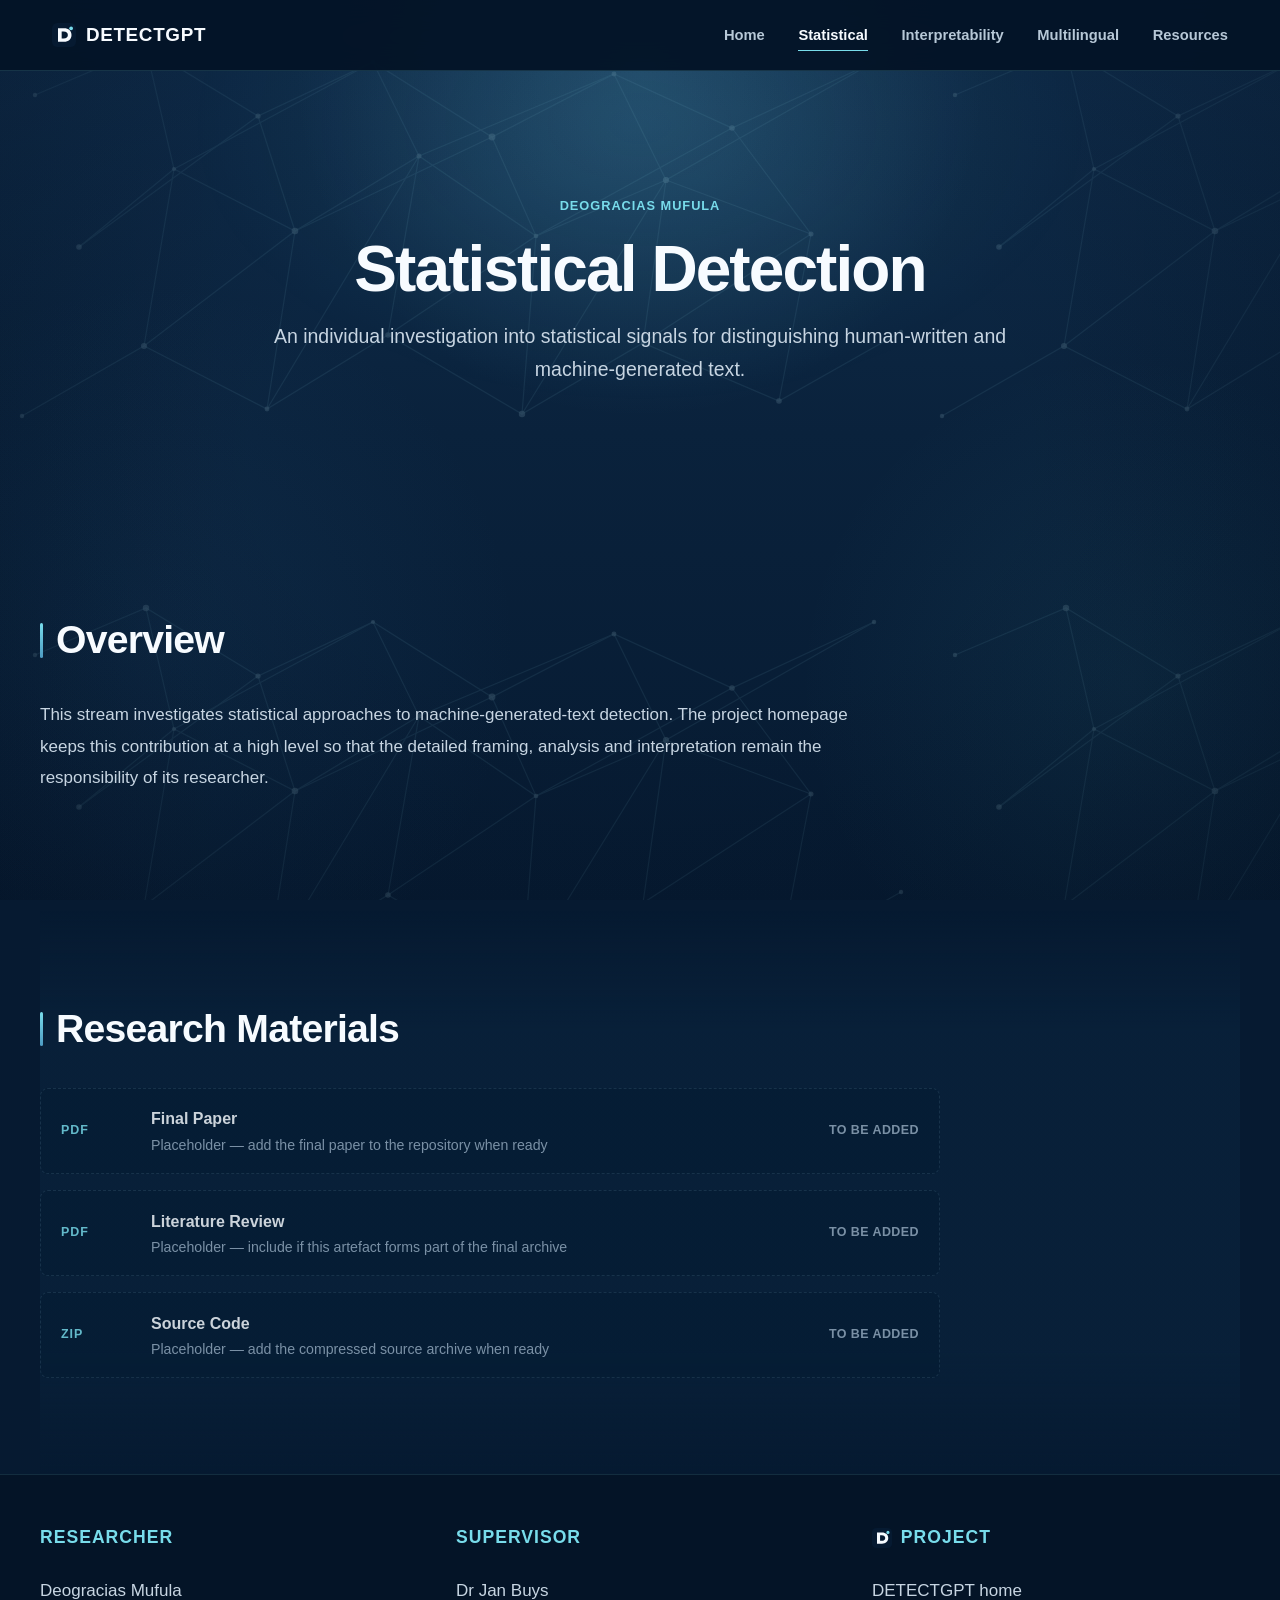
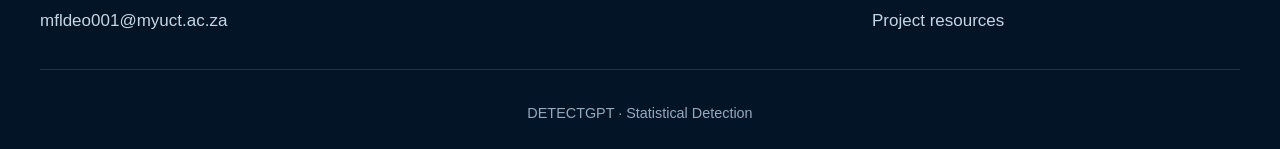
<file: statistical.html>
<!DOCTYPE html>

<html lang="en">
<head>
<meta charset="utf-8"/><meta content="width=device-width, initial-scale=1.0" name="viewport"/>
<meta content="Statistical Detection research stream of the DetectGPT project." name="description"/>
<title>Statistical Detection | DETECTGPT</title><link href="Images/favicon.svg" rel="icon" type="image/svg+xml"/>
<link href="css/style.css" rel="stylesheet"/>
</head>
<body>
<div aria-hidden="true" class="background-animation"></div>
<nav aria-label="Main navigation" id="main-nav"><div class="nav-container"><a class="nav-logo" href="index.html"><img class="brand-mark" src="Images/favicon.svg" alt="" aria-hidden="true"/><span>DETECTGPT</span></a><ul class="nav-links"><li><a href="index.html">Home</a></li><li><a aria-current="page" href="statistical.html">Statistical</a></li><li><a href="interpretability.html">Interpretability</a></li><li><a href="multilingual.html">Multilingual</a></li><li><a href="resources.html">Resources</a></li></ul></div></nav>
<header class="page-hero"><div class="page-hero-content"><p class="page-kicker">Deogracias Mufula</p><h1 class="page-title">Statistical Detection</h1><p class="page-subtitle">An individual investigation into statistical signals for distinguishing human-written and machine-generated text.</p></div></header>

<main class="article-shell">
<section class="content-section"><div class="section-container"><div class="section-header"><h2 class="section-title">Overview</h2></div><div class="article-copy placeholder-copy"><p>This stream investigates statistical approaches to machine-generated-text detection. The project homepage keeps this contribution at a high level so that the detailed framing, analysis and interpretation remain the responsibility of its researcher.</p></div></div></section>
<section class="content-section alt-bg"><div class="section-container"><div class="section-header"><h2 class="section-title">Research Materials</h2></div><div class="resource-stack">
<div class="resource-row resource-placeholder" data-future-path="Docs/statistical-final-paper.pdf"><span class="resource-type">PDF</span><span><strong>Final Paper</strong><small>Placeholder — add the final paper to the repository when ready</small></span><span class="resource-status">To be added</span></div>
<div class="resource-row resource-placeholder" data-future-path="Docs/statistical-literature-review.pdf"><span class="resource-type">PDF</span><span><strong>Literature Review</strong><small>Placeholder — include if this artefact forms part of the final archive</small></span><span class="resource-status">To be added</span></div>
<div class="resource-row resource-placeholder" data-future-path="Docs/statistical-source.zip"><span class="resource-type">ZIP</span><span><strong>Source Code</strong><small>Placeholder — add the compressed source archive when ready</small></span><span class="resource-status">To be added</span></div>
</div></div></section>
</main>
<footer><div class="footer-content"><div class="footer-section"><h4>Researcher</h4><p>Deogracias Mufula<br/><a href="mailto:mfldeo001@myuct.ac.za">mfldeo001@myuct.ac.za</a></p></div><div class="footer-section"><h4>Supervisor</h4><p>Dr Jan Buys</p></div><div class="footer-section"><h4 class="footer-brand"><img src="Images/favicon.svg" alt="" aria-hidden="true"/> Project</h4><p><a href="index.html">DETECTGPT home</a><br/><a href="resources.html">Project resources</a></p></div></div><div class="footer-bottom"><p>DETECTGPT · Statistical Detection</p></div></footer>
</body></html>
</file>
<file: css/style.css>
/* ===================================
   DETECTGPT PROJECT STYLES
   =================================== */

/* CSS Variables */
:root {
    --primary-bg: #01214D;
    --secondary-bg: #092746;
    --accent-cyan: #35C7E8;
    --accent-green: #4175B5;
    --accent-orange: #4175B5;
    --accent-purple: #4175B5;
    --text-primary: #ffffff;
    --text-secondary: #c1d1df;
    --text-muted: #a9bdce;
    --card-bg: rgba(255, 255, 255, 0.05);
    --card-border: rgba(255, 255, 255, 0.1);
    --gradient-1: linear-gradient(135deg, #4175B5 0%, #35C7E8 100%);
    --gradient-2: linear-gradient(135deg, #35C7E8 0%, #4175B5 100%);
    --gradient-3: linear-gradient(135deg, #4175B5 0%, #35C7E8 100%);
    --shadow-lg: 0 20px 60px rgba(0, 0, 0, 0.5);
    --shadow-xl: 0 25px 80px rgba(53, 199, 232, 0.2);
}

/* Reset & Base Styles */
* {
    margin: 0;
    padding: 0;
    box-sizing: border-box;
}

html {
    scroll-behavior: smooth;
    overflow-x: hidden;
}

body {
    font-family: "Open Sans", Helvetica, Arial, sans-serif;
    background-color: var(--primary-bg);
    color: var(--text-primary);
    line-height: 1.6;
    overflow-x: hidden;
}

/* Animated Background */
.background-animation {
    position: fixed;
    top: 0;
    left: 0;
    width: 100%;
    height: 100%;
    z-index: -1;
    background: linear-gradient(180deg, #24456d 0%, #102e57 50%, #01214D 100%);
    overflow: hidden;
}

.background-animation::before {
    content: '';
    position: absolute;
    width: 200%;
    height: 200%;
    background-image: 
        repeating-linear-gradient(0deg, transparent, transparent 2px, rgba(53, 199, 232, 0.03) 2px, rgba(53, 199, 232, 0.03) 4px),
        repeating-linear-gradient(90deg, transparent, transparent 2px, rgba(65, 117, 181, 0.03) 2px, rgba(65, 117, 181, 0.03) 4px);
    animation: none;
    opacity: 0.5;
}

@keyframes gridMove {
    0% {
        transform: translate(0, 0);
    }
    100% {
        transform: translate(50px, 50px);
    }
}

/* Hero Section */
.hero {
    min-height: 100vh;
    display: flex;
    align-items: center;
    justify-content: center;
    position: relative;
    padding: 2rem;
    background: radial-gradient(ellipse at top, rgba(53, 199, 232, 0.1) 0%, transparent 60%),
                radial-gradient(ellipse at bottom, rgba(65, 117, 181, 0.1) 0%, transparent 60%);
}

.hero-content {
    max-width: 1000px;
    text-align: center;
    z-index: 1;
    animation: fadeInUp 1s ease-out;
}

@keyframes fadeInUp {
    from {
        opacity: 0;
        transform: translateY(30px);
    }
    to {
        opacity: 1;
        transform: translateY(0);
    }
}

.hero-badge {
    display: inline-block;
    padding: 0.5rem 1.5rem;
    background: rgba(255, 255, 255, 0.05);
    border: 1px solid var(--card-border);
    border-radius: 50px;
    font-size: 0.875rem;
    font-weight: 500;
    letter-spacing: 0.5px;
    margin-bottom: 2rem;
    backdrop-filter: blur(10px);
    /* animation: float 3s ease-in-out infinite; */
}

@keyframes float {
    0%, 100% {
        transform: translateY(0);
    }
    50% {
        transform: translateY(-10px);
    }
}

.hero-title {
    font-size: clamp(2.5rem, 6vw, 4.5rem);
    font-weight: 800;
    line-height: 1.1;
    margin-bottom: 1.5rem;
    letter-spacing: -0.02em;
}

.gradient-text {
    background: rgba(53, 199, 232, 0.9);
    -webkit-background-clip: text;
    -webkit-text-fill-color: transparent;
    background-clip: text;
    display: inline-block;
    /* animation: shimmer 3s ease-in-out infinite; */
    background-size: 200% 200%;
}

@keyframes shimmer {
    0%, 100% {
        background-position: 0% 50%;
    }
    50% {
        background-position: 100% 50%;
    }
}

.hero-subtitle {
    font-size: clamp(1.1rem, 2vw, 1.4rem);
    color: var(--text-secondary);
    margin-bottom: 3rem;
    max-width: 700px;
    margin-left: auto;
    margin-right: auto;
}

.hero-authors {
    display: flex;
    justify-content: center;
    align-items: center;
    gap: 2rem;
    margin-bottom: 1rem;
    flex-wrap: wrap;
}

.author-card {
    text-align: center;
}

.author-name {
    font-size: 1.1rem;
    font-weight: 600;
    color: var(--text-primary);
}

.author-role {
    font-size: 0.9rem;
    color: var(--accent-cyan);
    font-weight: 500;
}

.author-divider {
    width: 2px;
    height: 40px;
    background: linear-gradient(to bottom, transparent, var(--card-border), transparent);
}

.hero-institution {
    color: var(--text-muted);
    font-size: 0.95rem;
    margin-bottom: 3rem;
}


@keyframes float-animation {
    0% {
        transform: translateY(0);
    }
    50% {
        transform: translateY(-8px); /* How high the button floats */
    }
    100% {
        transform: translateY(0);
    }
}
.cta-button {
    display: inline-block;
    padding: 1rem 2.5rem;
    color: var(--primary-bg);
    text-decoration: none;
    font-weight: 600;
    font-size: 1.1rem;
    border-radius: 50px;
    box-shadow: 0 10px 30px rgba(53, 199, 232, 0.3);
    position: relative;
    overflow: hidden; /* Important for the glow effect */
    transition: transform 0.3s ease, box-shadow 0.3s ease;
    z-index: 1;

    /* --- Key additions for the moving background --- */
    background: var(--gradient-2);
    background-size: 200% 200%; /* Makes the gradient larger than the button */
    /* After */
    animation: none;
}

/* This is the keyframe animation for the background */
@keyframes gradient-animation {
    0% { background-position: 0% 50%; }
    50% { background-position: 100% 50%; }
    100% { background-position: 0% 50%; }
}

/* This pseudo-element creates the glow effect */
.cta-button::before {
    content: '';
    position: absolute;
    top: -4px; 
    left: -4px;
    width: calc(100% + 8px);
    height: calc(100% + 8px);
    background: var(--gradient-2);
    background-size: 200% 200%;
    animation: none;
    z-index: -1;
    filter: blur(15px); /* This creates the soft glow */
    opacity: 0; /* Initially hidden */
    transition: opacity 0.4s ease;
    border-radius: 50px;
}

/* This block controls all the hover effects */
.cta-button:hover {
    transform: translateY(-5px) scale(1.05); /* Lifts and slightly enlarges the button */
    box-shadow: 0 20px 50px rgba(53, 199, 232, 0.5); /* Makes the shadow more dramatic */
}

.cta-button:hover::before {
    opacity: 1; /* Makes the glow visible on hover */
}
.scroll-indicator {
    position: absolute;
    bottom: 2rem;
    left: 50%;
    transform: translateX(-50%);
}

.scroll-arrow {
    width: 30px;
    height: 50px;
    border: 2px solid var(--accent-cyan);
    border-radius: 20px;
    position: relative;
}

.scroll-arrow::before {
    content: '';
    position: absolute;
    top: 10px;
    left: 50%;
    transform: translateX(-50%);
    width: 6px;
    height: 6px;
    background: var(--accent-cyan);
    border-radius: 50%;
    animation: scrollDown 2s ease-in-out infinite;
}

@keyframes scrollDown {
    0%, 100% {
        top: 10px;
        opacity: 1;
    }
    50% {
        top: 25px;
        opacity: 0;
    }
}

/* Navigation */
#main-nav {
    position: sticky;
    top: 0;
    z-index: 1000;
    background: rgba(10, 14, 39, 0.8);
    backdrop-filter: blur(20px);
    border-bottom: 1px solid var(--card-border);
    padding: 1rem 0;
    transition: all 0.3s ease;
}

.nav-container {
    max-width: 1200px;
    margin: 0 auto;
    padding: 0 2rem;
    display: flex;
    justify-content: space-between;
    align-items: center;
}

.nav-logo {
    font-size: 1.3rem;
    font-weight: 700;
    background: rgba(53, 199, 232, 0.9);
    -webkit-background-clip: text;
    -webkit-text-fill-color: transparent;
    background-clip: text;
}

.nav-links {
    display: flex;
    list-style: none;
    gap: 2rem;
}

.nav-links a {
    color: var(--text-secondary);
    text-decoration: none;
    font-weight: 500;
    font-size: 0.95rem;
    transition: all 0.3s ease;
    position: relative;
    padding: 0.5rem 0;
}

.nav-links a::after {
    content: '';
    position: absolute;
    bottom: 0;
    left: 0;
    width: 0;
    height: 2px;
    background: var(--gradient-2);
    transition: width 0.3s ease;
}

.nav-links a:hover {
    color: var(--text-primary);
}

.nav-links a:hover::after {
    width: 100%;
}

/* Main Content */
main {
    position: relative;
}

.content-section {
    padding: 6rem 2rem;
    position: relative;
}

.content-visual img {
    width: 100%; 
    height: auto; 
    border-radius: 16px; 
    border: 1px solid var(--card-border); 
}
.alt-bg {
    background: linear-gradient(180deg, transparent 0%, rgba(19, 24, 41, 0.5) 50%, transparent 100%);
}

.section-container {
    max-width: 1200px;
    margin: 0 auto;
}

.section-header {
    margin-bottom: 3rem;
    display: flex;
    align-items: center;
    gap: 1.5rem;
}

.section-number {
    font-size: 3rem;
    font-weight: 800;
    background: rgba(53, 199, 232, 0.9);
    -webkit-background-clip: text;
    -webkit-text-fill-color: transparent;
    background-clip: text;
    opacity: 0.5;
}

.section-title {
    font-size: clamp(2rem, 4vw, 3rem);
    font-weight: 700;
    line-height: 1.2;
}

.section-intro {
    font-size: 1.1rem;
    color: var(--text-secondary);
    margin-bottom: 3rem;
}

/* Content Grid */
.content-grid {
    display: grid;
    grid-template-columns: 1fr;
    gap: 4rem;
    align-items: start;
}

.content-text {
    max-width: 1200px;
}

.lead-text {
    font-size: 1.2rem;
    line-height: 1.8;
    color: var(--text-secondary);
    margin-bottom: 1.5rem;
}

.content-text p {
    margin-bottom: 1.5rem;
    color: var(--text-secondary);
    line-height: 1.8;
}

.content-text strong {
    color: var(--text-primary);
    font-weight: 600;
}

.highlight-box {
    background: rgba(53, 199, 232, 0.05);
    border-left: 4px solid var(--accent-cyan);
    padding: 1.5rem;
    border-radius: 0 8px 8px 0;
    margin: 2rem 0;
}

.highlight-box h4 {
    color: var(--accent-cyan);
    margin-bottom: 0.5rem;
    font-size: 1.1rem;
}

/* Features Grid */
.features-grid {
    display: grid;
    grid-template-columns: repeat(auto-fit, minmax(300px, 1fr));
    gap: 2rem;
    margin: 3rem 0;
}

.feature-card {
    background: var(--card-bg);
    border: 1px solid var(--card-border);
    border-radius: 16px;
    padding: 2rem;
    transition: all 0.3s ease;
    backdrop-filter: blur(10px);
    position: relative;
    overflow: hidden;
}

.feature-card::before {
    content: '';
    position: absolute;
    top: 0;
    left: 0;
    width: 100%;
    height: 4px;
    background: var(--gradient-2);
    transform: scaleX(0);
    transition: transform 0.3s ease;
}

.feature-card:hover::before {
    transform: scaleX(1);
}

.feature-card:hover {
    border-color: var(--accent-cyan);
    transform: translateY(-5px);
    box-shadow: 0 10px 40px rgba(53, 199, 232, 0.15);
}

.feature-icon {
    font-size: 3rem;
    margin-bottom: 1rem;
}

.feature-card h3 {
    font-size: 1.3rem;
    margin-bottom: 1rem;
    color: var(--text-primary);
}

.feature-card p {
    color: var(--text-secondary);
    line-height: 1.6;
}

/* Tech Section */
.tech-section {
    margin-top: 4rem;
}

.subsection-title {
    font-size: 1.8rem;
    margin-bottom: 1.5rem;
    color: var(--text-primary);
}

.models-grid {
    display: grid;
    grid-template-columns: 1fr 1fr 1fr;
    gap: 2rem;
    margin-top: 2rem;
}

.model-category {
    background: var(--card-bg);
    border: 1px solid var(--card-border);
    border-radius: 16px;
    padding: 2rem;
    backdrop-filter: blur(10px);
    transition: all 0.3s ease;
}

.model-category.highlight {
    background: rgba(53, 199, 232, 0.15);
    border-color: var(--accent-cyan);
}

.model-category h4 {
    font-size: 1.3rem;
    margin-bottom: 1rem;
    color: var(--text-primary);
}

.model-tags {
    display: flex;
    flex-wrap: wrap;
    gap: 0.5rem;
    margin-bottom: 1rem;
}

.tag {
    display: inline-block;
    padding: 0.4rem 1rem;
    background: rgba(53, 199, 232, 0.1);
    border: 1px solid var(--accent-cyan);
    border-radius: 20px;
    font-size: 0.85rem;
    font-weight: 500;
    color: var(--accent-cyan);
    font-family: "Open Sans", Helvetica, Arial, sans-serif;
}

/* Demo Section */
/* .demo-container {
    margin-top: 3rem;
}

.demo-grid {
    display: grid;
    grid-template-columns: repeat(auto-fit, minmax(250px, 1fr));
    gap: 2rem;
    margin-top: 2rem;
} */
/* Demo Preview Section */
.demo-preview-container {
    width: 100%;
    max-width: 1000px;
    margin: 3rem auto;
    display: flex;
    flex-direction: column;
    align-items: center;
    gap: 2.5rem;
}

.demo-preview-image {
    position: relative;
    border-radius: 16px;
    overflow: hidden;
    box-shadow: 0 20px 60px rgba(53, 199, 232, 0.2);
    transition: all 0.4s ease;
}

/* .demo-preview-image:hover {
    transform: translateY(-10px);
    box-shadow: 0 30px 80px rgba(53, 199, 232, 0.3);
} */

.preview-img {
    width: 100%;
    height: auto;
    display: block;
    border: 1px solid var(--card-border);
}

.floating-demo-button {
    display: inline-flex;
    align-items: center;
    gap: 1rem;
    padding: 1.2rem 2.5rem;
    background: var(--gradient-2);
    background-size: 200% 200%;
    color: var(--primary-bg);
    text-decoration: none;
    font-weight: 700;
    font-size: 1.1rem;
    border-radius: 50px;
    box-shadow: 0 15px 40px rgba(53, 199, 232, 0.4);
    position: relative;
    overflow: hidden;
    transition: all 0.4s ease;
    animation: none;
    z-index: 1;
}

@keyframes float-subtle {
    0%, 100% {
        transform: translateY(0);
    }
    50% {
        transform: translateY(-8px);
    }
}

.floating-demo-button::before {
    content: '';
    position: absolute;
    top: -4px;
    left: -4px;
    width: calc(100% + 8px);
    height: calc(100% + 8px);
    background: var(--gradient-2);
    background-size: 200% 200%;
    animation: none;
    z-index: -1;
    filter: blur(20px);
    opacity: 0;
    transition: opacity 0.4s ease;
    border-radius: 50px;
}

.floating-demo-button:hover {
    transform: translateY(-5px) scale(1.05);
    box-shadow: 0 25px 60px rgba(53, 199, 232, 0.6);
}

.floating-demo-button:hover::before {
    opacity: 1;
}

.button-icon {
    font-size: 1.5rem;
    animation: none;
}

@keyframes rocket-pulse {
    0%, 100% {
        transform: scale(1);
    }
    50% {
        transform: scale(1.2);
    }
}

.button-text {
    letter-spacing: 0.3px;
}

.demo-note {
    font-size: 0.9rem;          
    color: var(--text-muted);   
    text-align: center;         
    max-width: 650px;           
    line-height: 1.6;           
    margin-top: -1rem;          
}
/* Modern Feature Cards */
.features-grid-modern {
    display: grid;
    grid-template-columns: repeat(auto-fit, minmax(300px, 1fr));
    gap: 2.5rem;
    margin: 4rem 0;
}

.feature-card-modern {
    background: linear-gradient(135deg, rgba(53, 199, 232, 0.03) 0%, rgba(65, 117, 181, 0.03) 100%);
    border: 1px solid rgba(53, 199, 232, 0.2);
    border-radius: 20px;
    padding: 3rem 2.5rem;
    transition: all 0.4s cubic-bezier(0.4, 0, 0.2, 1);
    backdrop-filter: blur(10px);
    position: relative;
    overflow: hidden;
}

.feature-card-modern::before {
    content: '';
    position: absolute;
    top: 0;
    left: 0;
    width: 100%;
    height: 100%;
    background: linear-gradient(135deg, rgba(53, 199, 232, 0.1) 0%, rgba(65, 117, 181, 0.1) 100%);
    opacity: 0;
    transition: opacity 0.4s ease;
}

.feature-card-modern:hover::before {
    opacity: 1;
}

.feature-card-modern:hover {
    border-color: var(--accent-cyan);
    transform: translateY(-10px);
    box-shadow: 0 20px 60px rgba(53, 199, 232, 0.25);
}

.feature-number {
    font-size: 3.5rem;
    font-weight: 900;
    background: var(--gradient-2);
    -webkit-background-clip: text;
    -webkit-text-fill-color: transparent;
    background-clip: text;
    line-height: 1;
    margin-bottom: 1.5rem;
    opacity: 0.7;
}

.feature-card-modern h3 {
    font-size: 1.5rem;
    margin-bottom: 1.2rem;
    color: var(--text-primary);
    position: relative;
    z-index: 1;
}

.feature-card-modern p {
    color: var(--text-secondary);
    line-height: 1.8;
    position: relative;
    z-index: 1;
}

/* Professional Findings Section */
.finding-block-modern {
    background: linear-gradient(135deg, rgba(255, 255, 255, 0.03) 0%, rgba(255, 255, 255, 0.01) 100%);
    border: 1px solid var(--card-border);
    border-radius: 20px;
    padding: 3rem;
    backdrop-filter: blur(10px);
    transition: all 0.3s ease;
}

.finding-block-modern .lead-text {
    flex: 1;
    min-width: 300px;
}

.finding-block-modern .content-visual {
    flex: 1;
    min-width: 300px;
    display: flex;
    align-items: center;
    justify-content: center;
}

.finding-block-modern .content-visual img {
    max-width: 100%;
    height: auto;
    border-radius: 12px;
}

/* Container for side-by-side layout */
.finding-content-wrapper {
    display: flex;
    gap: 2rem;
    align-items: center;
    margin-top: 1.5rem;
}

/* Responsive: stack on smaller screens */
@media (max-width: 768px) {
    .finding-content-wrapper {
        flex-direction: column;
    }
}

.finding-block-modern:hover {
    border-color: rgba(53, 199, 232, 0.3);
    box-shadow: 0 10px 40px rgba(0, 0, 0, 0.2);
}

.highlight-finding-modern {
    background: linear-gradient(135deg, rgba(65, 117, 181, 0.08) 0%, rgba(53, 199, 232, 0.08) 100%);
    border: 2px solid rgba(65, 117, 181, 0.4);
}

.finding-header {
    display: flex;
    align-items: center;
    gap: 1.5rem;
    margin-bottom: 2rem;
}

.finding-badge {
    display: inline-block;
    padding: 0.5rem 1.2rem;
    background: rgba(53, 199, 232, 0.15);
    border: 1px solid var(--accent-cyan);
    border-radius: 25px;
    font-size: 0.85rem;
    font-weight: 600;
    color: var(--accent-cyan);
    letter-spacing: 0.5px;
    text-transform: uppercase;
}

.finding-badge.accent {
    background: rgba(65, 117, 181, 0.15);
    border-color: var(--accent-purple);
    color: var(--accent-purple);
}

.finding-header h3 {
    font-size: 1.8rem;
    margin: 0;
    color: var(--text-primary);
}

.finding-lead {
    font-size: 1.15rem;
    color: var(--text-secondary);
    margin-bottom: 2rem;
    line-height: 1.8;
}

.key-insight-modern {
    background: rgba(53, 199, 232, 0.08);
    border-left: 5px solid var(--accent-cyan);
    border-radius: 0 16px 16px 0;
    padding: 2.5rem;
    margin: 2.5rem 0;
    position: relative;
    overflow: hidden;
}

.key-insight-modern::before {
    content: '';
    position: absolute;
    top: 0;
    right: 0;
    width: 100px;
    height: 100%;
    background: linear-gradient(to left, rgba(53, 199, 232, 0.1) 0%, transparent 100%);
}

.insight-marker {
    position: absolute;
    top: 2.5rem;
    left: -2.5px;
    width: 5px;
    height: 60px;
    background: var(--gradient-2);
    animation: none;
}

@keyframes pulse-marker {
    0%, 100% {
        opacity: 1;
        height: 60px;
    }
    50% {
        opacity: 0.5;
        height: 40px;
    }
}

.insight-content h4 {
    font-size: 1.4rem;
    color: var(--accent-cyan);
    margin-bottom: 1rem;
}

.insight-content p {
    font-size: 1.1rem;
    line-height: 1.8;
    margin: 0;
    color: var(--text-primary);
    font-weight: 500;
}

.finding-details {
    display: flex;
    flex-direction: column;
    gap: 1.5rem;
    margin: 2rem 0;
}

.detail-item {
    display: flex;
    align-items: start;
    gap: 1.5rem;
    padding: 1.5rem;
    background: rgba(255, 255, 255, 0.02);
    border-radius: 12px;
    border-left: 3px solid transparent;
    transition: all 0.3s ease;
}

.detail-item:nth-child(1) {
    border-left-color: var(--accent-green);
}

.detail-item:nth-child(2) {
    border-left-color: var(--accent-orange);
}

.detail-item:hover {
    background: rgba(255, 255, 255, 0.04);
    transform: translateX(5px);
}

.detail-icon {
    font-size: 1.5rem;
    flex-shrink: 0;
    width: 35px;
    height: 35px;
    display: flex;
    align-items: center;
    justify-content: center;
    border-radius: 50%;
    background: rgba(53, 199, 232, 0.1);
    color: var(--accent-cyan);
}

.detail-item:nth-child(1) .detail-icon {
    background: rgba(65, 117, 181, 0.1);
    color: var(--accent-green);
}

.detail-item:nth-child(2) .detail-icon {
    background: rgba(65, 117, 181, 0.1);
    color: var(--accent-orange);
}

.detail-item p {
    margin: 0;
    line-height: 1.7;
}

.finding-conclusion {
    margin-top: 2rem;
    padding: 2rem;
    background: rgba(65, 117, 181, 0.05);
    border-radius: 12px;
    border: 1px solid rgba(65, 117, 181, 0.2);
}

.finding-conclusion p {
    margin: 0;
    line-height: 1.8;
}

/* Deliverables Subsections */
.deliverables-subsection {
    margin-bottom: 4rem;
}

.deliverables-subsection:last-child {
    margin-bottom: 0;
}

.subsection-author {
    font-size: 1.8rem;
    font-weight: 700;
    color: var(--text-primary);
    margin-bottom: 2rem;
    padding-bottom: 1rem;
    border-bottom: 2px solid var(--card-border);
    position: relative;
}

.subsection-author::before {
    content: '';
    position: absolute;
    bottom: -2px;
    left: 0;
    width: 100px;
    height: 2px;
    background: var(--gradient-2);
}

.deliverables-grid-small {
    display: grid;
    grid-template-columns: repeat(auto-fit, minmax(280px, 1fr));
    gap: 2rem;
    max-width: 700px;
}
/* Findings */
.findings-container {
    display: flex;
    flex-direction: column;
    gap: 3rem;
}

.finding-block {
    background: var(--card-bg);
    border: 1px solid var(--card-border);
    border-radius: 16px;
    padding: 2.5rem;
    backdrop-filter: blur(10px);
}

.finding-block h3 {
    font-size: 1.8rem;
    margin-bottom: 1.5rem;
    color: var(--text-primary);
}

.highlight-finding {
    background: linear-gradient(135deg, rgba(65, 117, 181, 0.05) 0%, rgba(53, 199, 232, 0.05) 100%);
    border: 1px solid rgba(65, 117, 181, 0.3);
}

.key-insight {
    background: rgba(53, 199, 232, 0.1);
    border-left: 4px solid var(--accent-cyan);
    border-radius: 0 12px 12px 0;
    padding: 2rem;
    margin: 2rem 0;
    display: flex;
    align-items: start;
    gap: 1.5rem;
}

.insight-icon {
    font-size: 2.5rem;
    flex-shrink: 0;
}

.key-insight p {
    font-size: 1.1rem;
    line-height: 1.8;
    margin: 0;
}

/* Deliverables */
/* .deliverables-grid {
    display: grid;
    grid-template-columns: repeat(auto-fit, minmax(280px, 1fr));
    gap: 2rem;
    margin-top: 3rem;
}

.deliverable-card {
    background: var(--card-bg);
    border: 1px solid var(--card-border);
    border-radius: 16px;
    padding: 2rem;
    text-decoration: none;
    color: var(--text-primary);
    transition: all 0.3s ease;
    backdrop-filter: blur(10px);
    display: flex;
    flex-direction: column;
    position: relative;
    overflow: hidden;
}

.deliverable-card::before {
    content: '';
    position: absolute;
    top: 0;
    left: 0;
    width: 100%;
    height: 100%;
    background: var(--gradient-2);
    opacity: 0;
    transition: opacity 0.3s ease;
}

.deliverable-card:hover::before {
    opacity: 0.05;
}

.deliverable-card:hover {
    border-color: var(--accent-cyan);
    transform: translateY(-10px);
    box-shadow: 0 20px 50px rgba(53, 199, 232, 0.2);
}

.deliverable-card.featured {
    border: 2px solid var(--accent-cyan);
    background: linear-gradient(135deg, rgba(53, 199, 232, 0.05) 0%, rgba(65, 117, 181, 0.05) 100%);
}

.deliverable-icon {
    font-size: 3rem;
    margin-bottom: 1rem;
    z-index: 1;
}

.deliverable-card h3 {
    font-size: 1.3rem;
    margin-bottom: 0.5rem;
    z-index: 1;
}

.deliverable-card p {
    color: var(--text-secondary);
    flex-grow: 1;
    margin-bottom: 1rem;
    z-index: 1;
}

.file-type {
    display: inline-block;
    padding: 0.3rem 0.8rem;
    background: rgba(53, 199, 232, 0.2);
    border-radius: 4px;
    font-size: 0.75rem;
    font-weight: 600;
    color: var(--accent-cyan);
    font-family: "Open Sans", Helvetica, Arial, sans-serif;
    z-index: 1;
} */
.deliverables-subsection {
    margin-top: 4rem;
    position: relative;
}

.deliverables-subsection:first-of-type {
    margin-top: 2rem;
}

.subsection-author {
    font-size: 1.5rem;
    font-weight: 700;
    margin-bottom: 2rem;
    color: var(--text-primary);
    position: relative;
    display: inline-block;
}

.subsection-author::after {
    content: '';
    position: absolute;
    bottom: -8px;
    left: 0;
    width: 60%;
    height: 3px;
    background: var(--gradient-1);
    border-radius: 2px;
}

/* Deliverables Grid */
.deliverables-grid,
.deliverables-grid-small {
    display: grid;
    grid-template-columns: repeat(auto-fit, minmax(280px, 1fr));
    gap: 2rem;
    margin-top: 2rem;
}

/* Deliverable Card */
.deliverable-card {
    background: var(--card-bg);
    border: 1px solid var(--card-border);
    border-radius: 20px;
    padding: 2.5rem;
    text-decoration: none;
    color: var(--text-primary);
    transition: all 0.4s cubic-bezier(0.4, 0, 0.2, 1);
    backdrop-filter: blur(10px);
    display: flex;
    flex-direction: column;
    position: relative;
    overflow: hidden;
    isolation: isolate;
}

/* Animated Background Gradient */
.deliverable-card::before {
    content: '';
    position: absolute;
    top: -50%;
    left: -50%;
    width: 200%;
    height: 200%;
    background: conic-gradient(
        from 0deg at 50% 50%, 
        transparent 0deg,
        rgba(53, 199, 232, 0.1) 60deg,
        transparent 120deg
    );
    opacity: 0;
    transition: all 0.6s ease;
    z-index: -1;
}

.deliverable-card:hover::before {
    opacity: 1;
    animation: rotate 4s linear infinite;
}

@keyframes rotate {
    0% { transform: rotate(0deg); }
    100% { transform: rotate(360deg); }
}

/* Corner Accent */
.deliverable-card::after {
    content: '';
    position: absolute;
    top: 0;
    right: 0;
    width: 80px;
    height: 80px;
    background: linear-gradient(135deg, rgba(53, 199, 232, 0.15) 0%, transparent 70%);
    border-radius: 0 20px 0 100%;
    transition: all 0.4s ease;
}

.deliverable-card:hover::after {
    width: 120px;
    height: 120px;
    background: linear-gradient(135deg, rgba(53, 199, 232, 0.25) 0%, transparent 70%);
}

/* Hover Effects */
.deliverable-card:hover {
    border-color: var(--accent-cyan);
    transform: translateY(-12px) scale(1.02);
    box-shadow: 
        0 25px 60px rgba(53, 199, 232, 0.25),
        0 0 0 1px rgba(53, 199, 232, 0.1) inset;
}

/* Featured Card */
.deliverable-card.featured {
    border: 2px solid var(--accent-cyan);
    background: linear-gradient(
        135deg, 
        rgba(53, 199, 232, 0.08) 0%, 
        rgba(65, 117, 181, 0.08) 100%
    );
    box-shadow: 0 0 30px rgba(53, 199, 232, 0.15);
}

.deliverable-card.featured:hover {
    box-shadow: 
        0 30px 70px rgba(53, 199, 232, 0.35),
        0 0 40px rgba(53, 199, 232, 0.2) inset;
    border-color: var(--accent-purple);
}

/* Icon Replacement with SVG-style shapes */
.deliverable-icon {
    width: 60px;
    height: 60px;
    margin-bottom: 1.5rem;
    position: relative;
    display: flex;
    align-items: center;
    justify-content: center;
    z-index: 1;
}

.deliverable-icon::before {
    content: '';
    position: absolute;
    width: 100%;
    height: 100%;
    background: var(--gradient-1);
    border-radius: 16px;
    opacity: 0.15;
    transition: all 0.4s ease;
}

.deliverable-card:hover .deliverable-icon::before {
    opacity: 0.25;
    transform: rotate(45deg) scale(1.1);
}

.deliverable-icon::after {
    content: '';
    position: absolute;
    width: 30px;
    height: 30px;
    border: 3px solid var(--accent-cyan);
    border-radius: 8px;
    transition: all 0.4s ease;
}

.deliverable-card:hover .deliverable-icon::after {
    transform: rotate(180deg);
    border-color: var(--accent-purple);
}

/* Specific icon styles based on type */
.deliverable-card[href*="LitReview"] .deliverable-icon::after {
    border-radius: 4px;
    clip-path: polygon(0 0, 100% 0, 100% 80%, 80% 100%, 0 100%);
}

.deliverable-card[href*="Thesis"] .deliverable-icon::after {
    border-radius: 6px;
    border-left-width: 6px;
}

.deliverable-card[href*="Proposal"] .deliverable-icon::after {
    border-radius: 50% 50% 50% 0;
}

.deliverable-card[href*="Poster"] .deliverable-icon::after {
    border-radius: 8px;
    width: 35px;
    height: 25px;
}



/* Card Content */
.deliverable-card h3 {
    font-size: 1.4rem;
    font-weight: 700;
    margin-bottom: 0.75rem;
    z-index: 1;
    transition: color 0.3s ease;
}

.deliverable-card:hover h3 {
    color: var(--accent-cyan);
}

.deliverable-card p {
    color: var(--text-secondary);
    flex-grow: 1;
    margin-bottom: 1.5rem;
    z-index: 1;
    line-height: 1.6;
    font-size: 0.95rem;
}

/* File Type Badge */
.file-type {
    display: inline-flex;
    align-items: center;
    gap: 0.5rem;
    padding: 0.5rem 1rem;
    background: rgba(53, 199, 232, 0.1);
    border: 1px solid rgba(53, 199, 232, 0.3);
    border-radius: 8px;
    font-size: 0.75rem;
    font-weight: 700;
    color: var(--accent-cyan);
    font-family: "Open Sans", Helvetica, Arial, sans-serif;
    text-transform: uppercase;
    letter-spacing: 1px;
    z-index: 1;
    transition: all 0.3s ease;
    position: relative;
    overflow: hidden;
}

.file-type::before {
    content: '';
    position: absolute;
    top: 0;
    left: -100%;
    width: 100%;
    height: 100%;
    background: linear-gradient(90deg, transparent, rgba(255, 255, 255, 0.2), transparent);
    transition: left 0.5s ease;
}

.deliverable-card:hover .file-type::before {
    left: 100%;
}

.deliverable-card:hover .file-type {
    background: rgba(53, 199, 232, 0.2);
    border-color: var(--accent-cyan);
    transform: translateY(-2px);
    box-shadow: 0 4px 12px rgba(53, 199, 232, 0.3);
}

/*Footer*/
footer {
            background: var(--secondary-bg);
            border-top: 1px solid var(--card-border);
            padding: 3rem 2rem 1.5rem;
            margin-top: 6rem;
        }

        .footer-content {
            max-width: 1200px;
            margin: 0 auto;
            display: grid;
            grid-template-columns: repeat(auto-fit, minmax(280px, 1fr));
            gap: 3rem;
            margin-bottom: 2rem;
        }

        .footer-section h4 {
            color: var(--accent-cyan);
            margin-bottom: 1.5rem;
            font-size: 1.1rem;
            font-weight: 700;
            text-transform: uppercase;
            letter-spacing: 1px;
        }

        .footer-section p {
            color: var(--text-secondary);
            line-height: 1.8;
            margin: 0;
        }

        /* Author Section Styling */
        .author-list {
            display: flex;
            flex-direction: column;
            gap: 1.5rem;
        }

        .author-item {
            display: flex;
            flex-direction: column;
            gap: 0.5rem;
        }

        .author-name {
            color: var(--text-primary);
            font-weight: 600;
            font-size: 1rem;
        }

        .author-email {
            color: var(--text-secondary);
            font-size: 0.9rem;
            font-family: 'JetBrains Mono', 'Courier New', monospace;
            display: flex;
            align-items: center;
            gap: 0.5rem;
            transition: color 0.3s ease;
        }

        .author-email::before {
            content: '✉';
            color: var(--accent-cyan);
            font-size: 0.9rem;
        }

        .author-email:hover {
            color: var(--accent-cyan);
        }

        /* Link styling for emails */
        .author-email a {
            color: inherit;
            text-decoration: none;
            transition: color 0.3s ease;
        }

        .author-email a:hover {
            color: var(--accent-cyan);
            text-decoration: underline;
        }

        .footer-bottom {
            max-width: 1200px;
            margin: 0 auto;
            padding-top: 2rem;
            border-top: 1px solid var(--card-border);
            text-align: center;
        }

        .footer-bottom p {
            color: var(--text-muted);
            font-size: 0.9rem;
            margin: 0;
        }

/* Responsive Design */
@media (max-width: 768px) {
    .hero {
        min-height: 90vh;
    }

    .hero-title {
        font-size: 2rem;
    }

    .hero-authors {
        flex-direction: column;
        gap: 1rem;
    }

    .author-divider {
        display: none;
    }

    .nav-links {
        gap: 1rem;
        font-size: 0.85rem;
    }

    .content-grid {
        grid-template-columns: 1fr;
        gap: 2rem;
    }

    .content-visual {
        position: static;
    }

    .section-header {
        flex-direction: column;
        align-items: start;
        gap: 0.5rem;
    }

    .section-number {
        font-size: 2rem;
    }

    .models-grid {
        grid-template-columns: 1fr;
    }

    .features-grid {
        grid-template-columns: 1fr;
    }

    .demo-grid {
        grid-template-columns: 1fr;
    }

    .deliverables-grid {
        grid-template-columns: 1fr;
    }

    .footer-content {
        grid-template-columns: 1fr;
        gap: 2rem;
    }

    .content-section {
        padding: 4rem 1.5rem;
    }

    .nav-container {
        padding: 0 1rem;
    }

    .nav-links {
        flex-wrap: wrap;
        justify-content: center;
    }
}

/* Print Styles */
@media print {
    .background-animation,
    .scroll-indicator,
    #main-nav {
        display: none;
    }

    .hero {
        min-height: auto;
        padding: 2rem 0;
    }

    .content-section {
        padding: 2rem 0;
        page-break-inside: avoid;
    }
}

/* Content-specific additions. */
.skip-link {
    position: absolute;
    left: 1rem;
    top: -4rem;
    z-index: 2000;
    padding: .6rem 1rem;
    background: #fff;
    color: var(--primary-bg);
}
.skip-link:focus { top: 1rem; }
.gpt-accent { color: var(--accent-cyan); }
.hero-subtitle { margin-bottom: 1.4rem; }
.hero-intro {
    max-width: 760px;
    margin: 0 auto 2.2rem;
    color: var(--text-secondary);
    font-size: 1rem;
    line-height: 1.75;
}
.stream-mark {
    display: block;
    margin-bottom: .9rem;
    color: var(--accent-cyan);
    font-family: 'JetBrains Mono', 'Courier New', monospace;
    font-size: .75rem;
    font-weight: 500;
    letter-spacing: .04em;
}
.finding-block-modern .lead-text p + p { margin-top: 1.2rem; }
.figure-caption, .score-figures figcaption {
    margin-top: .65rem;
    color: var(--text-secondary);
    font-size: .82rem;
    line-height: 1.5;
}
.finding-block-modern .content-visual { display: block; }
.score-figures { margin-top: 2rem; }
.score-figures .content-visual { position: static; }
.rationale-example {
    display: block;
    max-width: 100%;
    height: auto;
    margin: 1rem 0;
    border: 1px solid var(--card-border);
    border-radius: 8px;
    background: #fff;
}
.author-stream { color: var(--text-muted); font-size: .82rem; }
.footer-section a { color: var(--text-secondary); text-decoration: none; }
.footer-section a:hover { color: var(--accent-cyan); text-decoration: underline; }
@media (max-width: 768px) {
    .features-grid-modern, .deliverables-grid-small { grid-template-columns: 1fr; }
    .finding-content-wrapper, .score-figures { flex-direction: column; }
    .finding-header { flex-direction: column; align-items: flex-start; gap: .8rem; }
    .floating-demo-button { max-width: 100%; padding: 1rem 1.5rem; font-size: .95rem; }
    .nav-container { flex-direction: column; align-items: stretch; gap: .4rem; }
    .nav-links { justify-content: flex-start; }
    .content-section { scroll-margin-top: 8rem; }
    .hero-intro { font-size: .95rem; }
}
@media (max-width: 420px) {
    .rationale-example { min-width: 520px; }
    .key-insight-modern { overflow-x: auto; }
    .finding-block-modern { padding: 1.5rem; }
    .key-insight-modern { padding: 1.25rem; }
    .hero-authors { gap: .6rem; }
    .hero-institution { margin-bottom: 2rem; }
}
@media (prefers-reduced-motion: reduce) {
    html { scroll-behavior: auto; }
    .background-animation::before, .hero-content, .cta-button,
    .floating-demo-button, .button-icon { animation: none; }
}


/* ===================================
   DETECTGPT MULTI-PAGE EXTENSIONS
   Visual language retained from the Traffic Flow version.
   Typography follows the COGSPMS / HTML5 UP Open Sans stack.
   =================================== */

body {
    font-family: "Open Sans", Helvetica, Arial, sans-serif;
    font-size: 16px;
}

.hero-title { font-size: clamp(3.25rem, 7vw, 5.25rem); }
.hero-subtitle { font-size: clamp(1.15rem, 2vw, 1.55rem); line-height: 1.5; }
.hero-intro { max-width: 850px; margin: 0 auto 2.4rem; color: var(--text-secondary); font-size: 1.05rem; line-height: 1.8; }
.section-title { font-size: clamp(2rem, 4vw, 2.75rem); }
.lead-text { font-size: 1.12rem; }

.nav-links a[aria-current="page"] { color: var(--text-primary); }
.nav-links a[aria-current="page"]::after { width: 100%; }

.stream-card-link {
    display: block;
    color: inherit;
    text-decoration: none;
}
.stream-card-link .feature-card-modern { height: 100%; }
.stream-owner { color: var(--accent-cyan) !important; font-weight: 600; margin-bottom: 1rem; }
.stream-link { display: inline-block; margin-top: 1.1rem; color: var(--accent-cyan); font-weight: 700; }

.page-hero {
    min-height: 58vh;
    display: flex;
    align-items: center;
    justify-content: center;
    position: relative;
    padding: 6rem 2rem 5rem;
    background: radial-gradient(ellipse at top, rgba(53,199,232,.10) 0%, transparent 60%),
                radial-gradient(ellipse at bottom, rgba(65,117,181,.10) 0%, transparent 60%);
}
.page-hero-content { max-width: 1000px; width: 100%; text-align: center; }
.page-kicker { color: var(--accent-cyan); font-weight: 700; letter-spacing: .06em; text-transform: uppercase; font-size: .82rem; margin-bottom: 1.1rem; }
.page-title { font-size: clamp(2.75rem, 6vw, 4.5rem); line-height: 1.08; margin-bottom: 1rem; font-weight: 800; letter-spacing: -.025em; }
.page-subtitle { color: var(--text-secondary); max-width: 760px; margin: 0 auto 1.5rem; font-size: clamp(1.05rem, 2vw, 1.35rem); line-height: 1.7; }
.page-author { font-weight: 700; font-size: 1.05rem; }

.page-nav-home { color: var(--accent-cyan) !important; }

.article-shell { max-width: 1200px; margin: 0 auto; }
.article-shell .content-section { padding-left: 0; padding-right: 0; }
.article-copy { max-width: 900px; }
.article-copy p, .article-copy li { color: var(--text-secondary); line-height: 1.85; }
.article-copy p { margin-bottom: 1.25rem; }
.article-copy h3 { font-size: 1.5rem; margin: 2.25rem 0 .8rem; }
.article-copy ul, .article-copy ol { padding-left: 1.4rem; margin: 1rem 0 1.5rem; }

.research-question {
    background: rgba(53,199,232,.06);
    border-left: 4px solid var(--accent-cyan);
    padding: 1.5rem 1.75rem;
    border-radius: 0 10px 10px 0;
    color: var(--text-primary) !important;
    font-size: 1.15rem;
    line-height: 1.75;
}

.figure-block { margin: 2.5rem 0; }
.figure-block img { width: 100%; height: auto; display: block; border-radius: 16px; border: 1px solid var(--card-border); background: #fff; }
.figure-block figcaption { color: var(--text-muted); font-size: .92rem; line-height: 1.6; margin-top: .8rem; }

.data-table-wrap { overflow-x: auto; margin: 2rem 0 2.5rem; border: 1px solid var(--card-border); border-radius: 14px; background: rgba(255,255,255,.03); }
table { width: 100%; border-collapse: collapse; min-width: 620px; }
th, td { padding: .95rem 1.05rem; text-align: left; border-bottom: 1px solid var(--card-border); }
th { color: var(--text-primary); background: rgba(53,199,232,.07); font-size: .9rem; }
td { color: var(--text-secondary); }
tr:last-child td { border-bottom: 0; }

.result-note { color: var(--text-muted); font-size: .92rem; margin-top: -.8rem; }

.resource-stack { display: grid; gap: 1rem; margin-top: 2rem; max-width: 900px; }
.resource-row {
    display: grid;
    grid-template-columns: 74px 1fr auto;
    gap: 1rem;
    align-items: center;
    padding: 1.1rem 1.25rem;
    background: rgba(255,255,255,.04);
    border: 1px solid var(--card-border);
    border-radius: 12px;
    color: inherit;
    text-decoration: none;
    transition: border-color .2s ease, background .2s ease;
}
.resource-row:hover { border-color: rgba(53,199,232,.55); background: rgba(53,199,232,.06); }
.resource-type { color: var(--accent-cyan); font-size: .78rem; font-weight: 800; letter-spacing: .08em; }
.resource-row strong { display: block; color: var(--text-primary); font-size: 1rem; }
.resource-row small { display: block; color: var(--text-muted); margin-top: .18rem; line-height: 1.45; }
.resource-arrow { color: var(--accent-cyan); font-size: 1.25rem; }

.stream-overview-grid { display: grid; grid-template-columns: repeat(3, minmax(0,1fr)); gap: 2rem; margin-top: 2rem; }

.group-docs { display: grid; grid-template-columns: repeat(2,minmax(0,1fr)); gap: 1.25rem; max-width: 850px; }

.compact-team { display: grid; grid-template-columns: repeat(3,minmax(0,1fr)); gap: 1.5rem; }
.compact-team .feature-card-modern { padding: 2rem; }

.placeholder-copy { color: var(--text-secondary); max-width: 850px; }
.placeholder-copy strong { color: var(--text-primary); }

footer { margin-top: 0; }

@media (max-width: 900px) {
    .stream-overview-grid, .compact-team, .group-docs { grid-template-columns: 1fr; }
    .page-hero { min-height: 48vh; }
}

@media (max-width: 720px) {
    body { font-size: 15px; }
    .hero { min-height: 88vh; padding: 1.5rem; }
    .hero-title { font-size: 3.15rem; }
    .hero-authors { gap: .9rem; }
    .author-divider { display: none; }
    .nav-container { padding: 0 1rem; align-items: flex-start; gap: 1rem; }
    .nav-links { gap: .9rem; flex-wrap: wrap; justify-content: flex-end; }
    .nav-links a { font-size: .82rem; }
    .content-section { padding: 4.5rem 1.25rem; }
    .section-header { margin-bottom: 2rem; gap: 1rem; align-items: flex-start; }
    .section-number { font-size: 2.1rem; }
    .section-title { font-size: 2rem; }
    .feature-card-modern { padding: 2rem 1.6rem; }
    .page-hero { padding: 5rem 1.25rem 4rem; min-height: 44vh; }
    .page-title { font-size: 2.8rem; }
    .resource-row { grid-template-columns: 58px 1fr auto; padding: 1rem; }
}

/* ===================================
   DETECTGPT V3 — DISTINCT VISUAL PASS
   Traffic Flow's strong spacing and dark academic feel are retained,
   while high-salience visual details are now DetectGPT-specific.
   =================================== */

:root {
    --primary-bg: #061a31;
    --secondary-bg: #0b2742;
    --accent-cyan: #78dceb;
    --accent-blue: #4d9bc2;
    --text-primary: #f7fbff;
    --text-secondary: #c7d5e2;
    --text-muted: #94aabe;
    --card-bg: rgba(7, 27, 49, 0.72);
    --card-border: rgba(151, 203, 225, 0.16);
}

body {
    font-family: "Open Sans", Helvetica, Arial, sans-serif;
    font-size: 17px;
    background: var(--primary-bg);
}

/* Abstract neural-network texture: low contrast, background only. */
.background-animation {
    background:
        radial-gradient(circle at 50% 8%, rgba(85, 167, 205, 0.22), transparent 33%),
        radial-gradient(circle at 12% 72%, rgba(44, 103, 151, 0.12), transparent 28%),
        radial-gradient(circle at 88% 76%, rgba(70, 177, 195, 0.08), transparent 25%),
        linear-gradient(180deg, #102f4f 0%, #0a223c 48%, #061a31 100%);
}

.background-animation::before {
    inset: 0;
    width: 100%;
    height: 100%;
    background-image: url("../Images/neural-texture.svg");
    background-repeat: repeat;
    background-size: 920px 560px;
    opacity: 0.24;
    animation: none;
}

.background-animation::after {
    content: '';
    position: absolute;
    inset: 0;
    background:
        radial-gradient(ellipse at center, transparent 35%, rgba(3, 13, 28, 0.35) 100%),
        linear-gradient(90deg, rgba(2, 14, 29, 0.15), transparent 22%, transparent 78%, rgba(2, 14, 29, 0.15));
    pointer-events: none;
}

/* Navigation belongs at the top, not between hero and content. */
#main-nav {
    position: sticky;
    top: 0;
    padding: 0;
    min-height: 70px;
    display: flex;
    align-items: center;
    background: rgba(4, 20, 39, 0.94);
    border-bottom: 1px solid rgba(120, 220, 235, 0.16);
    backdrop-filter: blur(14px);
}

.nav-container {
    width: 100%;
    max-width: 1240px;
    min-height: 70px;
    padding: 0 2rem;
}

.nav-logo {
    font-size: 1.18rem;
    font-weight: 800;
    letter-spacing: 0.035em;
    color: var(--text-primary);
    background: none;
    -webkit-text-fill-color: currentColor;
    text-decoration: none;
}

.nav-logo::after {
    content: '';
    display: inline-block;
    width: 5px;
    height: 5px;
    margin-left: 7px;
    border-radius: 50%;
    background: var(--accent-cyan);
    vertical-align: middle;
}

.nav-links { gap: 2.1rem; }
.nav-links a {
    font-size: 0.92rem;
    font-weight: 600;
    color: #b7c8d7;
}
.nav-links a::after {
    height: 1px;
    background: var(--accent-cyan);
}

/* Hero: same calm scale, new wordmark and background identity. */
.hero {
    min-height: calc(100vh - 70px);
    padding: 4.75rem 2rem 5.25rem;
    background:
        radial-gradient(ellipse at 50% 25%, rgba(120, 220, 235, 0.08), transparent 43%),
        radial-gradient(ellipse at 50% 85%, rgba(72, 135, 179, 0.09), transparent 44%);
}

.hero-content { max-width: 1080px; }
.hero-badge {
    padding: 0.48rem 1rem;
    margin-bottom: 2.1rem;
    border-radius: 8px;
    background: rgba(5, 27, 51, 0.42);
    border-color: rgba(178, 221, 237, 0.18);
    font-size: 0.88rem;
}

.hero-title {
    display: inline-block;
    position: relative;
    margin-bottom: 1.65rem;
    font-size: 5.4rem;
    line-height: 0.98;
    font-weight: 800;
    letter-spacing: -0.045em;
    background: linear-gradient(108deg,
        #f8fcff 0%,
        #d8f1fb 24%,
        #7fe1ed 42%,
        #ffffff 50%,
        #76d5e9 57%,
        #5ca8d2 76%,
        #e8f8ff 100%);
    background-size: 250% 100%;
    background-position: 105% 50%;
    -webkit-background-clip: text;
    background-clip: text;
    color: transparent;
    -webkit-text-fill-color: transparent;
    animation: detectGlisten 7s ease-in-out infinite;
    filter: drop-shadow(0 0 18px rgba(122, 220, 235, 0.08));
}

@keyframes detectGlisten {
    0%, 18% { background-position: 105% 50%; }
    48%, 62% { background-position: -12% 50%; }
    100% { background-position: -12% 50%; }
}

.hero-subtitle {
    max-width: 820px;
    margin: 0 auto 1.7rem;
    font-size: 1.62rem;
    line-height: 1.45;
    font-weight: 500;
}
.hero-intro {
    max-width: 850px;
    margin: 0 auto 2.55rem;
    font-size: 1.06rem;
    line-height: 1.82;
}
.author-name { font-size: 1.02rem; }
.hero-institution { font-size: 0.96rem; margin-bottom: 2.8rem; }

/* Restrained CTA: no pill, no startup glow. */
.cta-button {
    padding: 0.9rem 1.35rem;
    border: 1px solid rgba(120, 220, 235, 0.62);
    border-radius: 8px;
    background: rgba(4, 24, 45, 0.48);
    color: #eafaff;
    box-shadow: none;
    font-size: 1rem;
    font-weight: 700;
    animation: none;
}
.cta-button::before { display: none; }
.cta-button:hover {
    transform: translateY(-2px);
    background: rgba(120, 220, 235, 0.09);
    border-color: rgba(120, 220, 235, 0.9);
    box-shadow: 0 10px 28px rgba(0, 0, 0, 0.18);
}
.cta-button span { margin-left: 0.35rem; }

/* Intentional type scale. */
.section-header {
    display: block;
    margin-bottom: 2.3rem;
}
.section-title {
    position: relative;
    padding-left: 1rem;
    font-size: 2.45rem;
    line-height: 1.16;
    letter-spacing: -0.02em;
}
.section-title::before {
    content: '';
    position: absolute;
    left: 0;
    top: 0.16em;
    bottom: 0.12em;
    width: 3px;
    border-radius: 3px;
    background: linear-gradient(180deg, var(--accent-cyan), var(--accent-blue));
}
.section-number { display: none !important; }
.section-intro { font-size: 1.05rem; }
.lead-text { font-size: 1.12rem; }
.subsection-title { font-size: 1.7rem; }
.article-copy h3 { font-size: 1.42rem; }

.page-hero {
    min-height: 50vh;
    padding: 5.4rem 2rem 4.5rem;
    background:
        radial-gradient(ellipse at 50% 12%, rgba(120, 220, 235, 0.085), transparent 50%);
}
.page-kicker { font-size: 0.8rem; letter-spacing: 0.075em; }
.page-title {
    font-size: 4rem;
    line-height: 1.08;
    letter-spacing: -0.03em;
}
.page-subtitle { font-size: 1.22rem; }
.page-author { font-size: 1rem; }

/* Panels keep the useful dark structure, but lose Traffic Flow's rounded/glowing signature. */
.feature-card-modern,
.finding-block-modern,
.model-category,
.finding-block,
.deliverable-card,
.resource-row,
.data-table-wrap {
    border-radius: 10px;
    border-color: rgba(151, 203, 225, 0.15);
    background: rgba(6, 28, 51, 0.72);
    box-shadow: none;
    backdrop-filter: none;
}
.feature-card-modern {
    padding: 2.35rem 2.1rem;
    border-top: 2px solid rgba(120, 220, 235, 0.33);
}
.feature-card-modern::before,
.deliverable-card::before,
.deliverable-card::after { display: none; }
.feature-card-modern:hover,
.deliverable-card:hover {
    transform: translateY(-3px);
    border-color: rgba(120, 220, 235, 0.42);
    box-shadow: 0 14px 36px rgba(0, 0, 0, 0.18);
}
.stream-owner { color: #9fcedf !important; }
.stream-link { color: var(--accent-cyan); }

.alt-bg {
    background: linear-gradient(180deg,
        rgba(4, 19, 36, 0) 0%,
        rgba(11, 39, 66, 0.48) 22%,
        rgba(11, 39, 66, 0.48) 78%,
        rgba(4, 19, 36, 0) 100%);
}

.content-visual img,
.figure-block img,
.rationale-example {
    border-radius: 8px;
    border-color: rgba(151, 203, 225, 0.16);
}

.research-question {
    border-radius: 0 7px 7px 0;
    background: rgba(120, 220, 235, 0.045);
}

.resource-row {
    border-radius: 8px;
    background: rgba(6, 28, 51, 0.62);
}
.resource-row:hover {
    background: rgba(120, 220, 235, 0.045);
    border-color: rgba(120, 220, 235, 0.42);
}

footer {
    background: #041427;
    border-top: 1px solid rgba(120, 220, 235, 0.12);
}

/* Responsive type is explicit rather than fluid to avoid awkward in-between sizes. */
@media (max-width: 900px) {
    .hero-title { font-size: 4.35rem; }
    .hero-subtitle { font-size: 1.42rem; }
    .section-title { font-size: 2.2rem; }
    .page-title { font-size: 3.45rem; }
}

@media (max-width: 720px) {
    body { font-size: 16px; }
    #main-nav, .nav-container { min-height: auto; }
    #main-nav { padding: 0.8rem 0; }
    .nav-container { align-items: flex-start; }
    .nav-links { gap: 0.75rem 1rem; }
    .hero { min-height: auto; padding: 4.2rem 1.25rem 4.7rem; }
    .hero-title { font-size: 3.35rem; }
    .hero-subtitle { font-size: 1.24rem; }
    .hero-intro { font-size: 0.98rem; }
    .section-title { font-size: 1.95rem; }
    .page-title { font-size: 2.8rem; }
    .page-subtitle { font-size: 1.08rem; }
}

@media (max-width: 430px) {
    .hero-title { font-size: 2.75rem; }
    .hero-subtitle { font-size: 1.12rem; }
    .section-title { font-size: 1.8rem; }
    .page-title { font-size: 2.35rem; }
}

@media (prefers-reduced-motion: reduce) {
    .hero-title { animation: none; background-position: 50% 50%; }
}

/* ===================================
   DETECTGPT V4 — HERO + BRAND POLISH
   =================================== */

/* Reusable brand mark: favicon + restrained in-page symbol. */
.brand-mark {
    width: 24px;
    height: 24px;
    flex: 0 0 24px;
    display: block;
}
.nav-logo {
    display: inline-flex;
    align-items: center;
    gap: 0.62rem;
}
.nav-logo::after { display: none; }
.footer-brand {
    display: flex;
    align-items: center;
    gap: 0.55rem;
}
.footer-brand img { width: 20px; height: 20px; }

/* Keep the homepage hero centred at every desktop width. */
.hero-content {
    display: block;
    width: 100%;
    max-width: 1080px;
    margin: 0 auto;
    text-align: center;
}
.hero-title {
    display: block;
    width: max-content;
    max-width: 100%;
    margin: 0 auto 1.65rem;
    position: relative;
    isolation: isolate;
    /* The base colour stays still; only the highlight overlay moves. */
    background: linear-gradient(108deg, #fbfdff 0%, #dff4fb 36%, #89dce9 68%, #64b7da 100%);
    background-size: 100% 100%;
    background-position: 50% 50%;
    -webkit-background-clip: text;
    background-clip: text;
    color: transparent;
    -webkit-text-fill-color: transparent;
    animation: none;
    filter: drop-shadow(0 0 14px rgba(122, 220, 235, 0.055));
}

/* A narrow angled specular glint with a long pause between passes. */
.hero-title::after {
    content: attr(data-text);
    position: absolute;
    inset: 0;
    z-index: 1;
    pointer-events: none;
    color: transparent;
    -webkit-text-fill-color: transparent;
    background: linear-gradient(
        112deg,
        transparent 42%,
        rgba(255,255,255,0.00) 46%,
        rgba(255,255,255,0.62) 49.2%,
        rgba(191,239,248,0.34) 50.7%,
        rgba(255,255,255,0.00) 54%,
        transparent 58%
    );
    background-size: 320% 100%;
    background-position: 155% 0;
    -webkit-background-clip: text;
    background-clip: text;
    animation: detectSpecular 11s cubic-bezier(.46,.03,.52,.96) infinite;
}

@keyframes detectSpecular {
    0%, 70%   { background-position: 155% 0; opacity: 0; }
    72%       { opacity: .82; }
    82%       { background-position: -55% 0; opacity: .64; }
    84%, 100% { background-position: -55% 0; opacity: 0; }
}

/* Let the neural texture frame the content rather than compete with it. */
.background-animation::before {
    opacity: 0.105;
    -webkit-mask-image: radial-gradient(ellipse at 50% 42%, transparent 0 27%, rgba(0,0,0,.18) 44%, #000 72%);
    mask-image: radial-gradient(ellipse at 50% 42%, transparent 0 27%, rgba(0,0,0,.18) 44%, #000 72%);
}
.background-animation::after {
    background:
        radial-gradient(ellipse at 50% 42%, rgba(8, 31, 54, 0.16) 0%, rgba(8,31,54,.12) 34%, transparent 59%),
        radial-gradient(ellipse at center, transparent 37%, rgba(3, 13, 28, 0.34) 100%),
        linear-gradient(90deg, rgba(2, 14, 29, 0.15), transparent 22%, transparent 78%, rgba(2, 14, 29, 0.15));
}

/* Artifact placeholders are intentionally inert until the real files arrive. */
.resource-placeholder {
    cursor: default;
    opacity: 0.82;
    border-style: dashed;
}
.resource-placeholder:hover {
    transform: none;
    background: rgba(6, 28, 51, 0.62);
    border-color: rgba(151, 203, 225, 0.15);
}
.resource-status {
    color: var(--text-muted);
    font-size: 0.78rem;
    font-weight: 700;
    letter-spacing: 0.035em;
    text-transform: uppercase;
    white-space: nowrap;
}

@media (max-width: 900px) {
    .hero-title { width: auto; }
}

@media (max-width: 720px) {
    .brand-mark { width: 21px; height: 21px; flex-basis: 21px; }
    .hero-title { width: auto; }
}

@media (prefers-reduced-motion: reduce) {
    .hero-title::after { animation: none; display: none; }
}

/* ===================================
   REMOVE HERO HALO / BLUR
   =================================== */

.hero-title {
    filter: none !important;
}

/* Don't fade the neural network out behind the title */
.background-animation::before {
    -webkit-mask-image: none !important;
    mask-image: none !important;

    /* change this number to control network visibility */
    opacity: 0.24 !important;
}

/* Remove the central glow while keeping a slight edge vignette */
.background-animation::after {
    background:
        radial-gradient(
            ellipse at center,
            transparent 42%,
            rgba(3, 13, 28, 0.28) 100%
        ),
        linear-gradient(
            90deg,
            rgba(2, 14, 29, 0.10),
            transparent 18%,
            transparent 82%,
            rgba(2, 14, 29, 0.10)
        ) !important;
}

/* Remove the extra glow layer applied specifically to the hero */
.hero {
    background: transparent !important;
}
</file>
